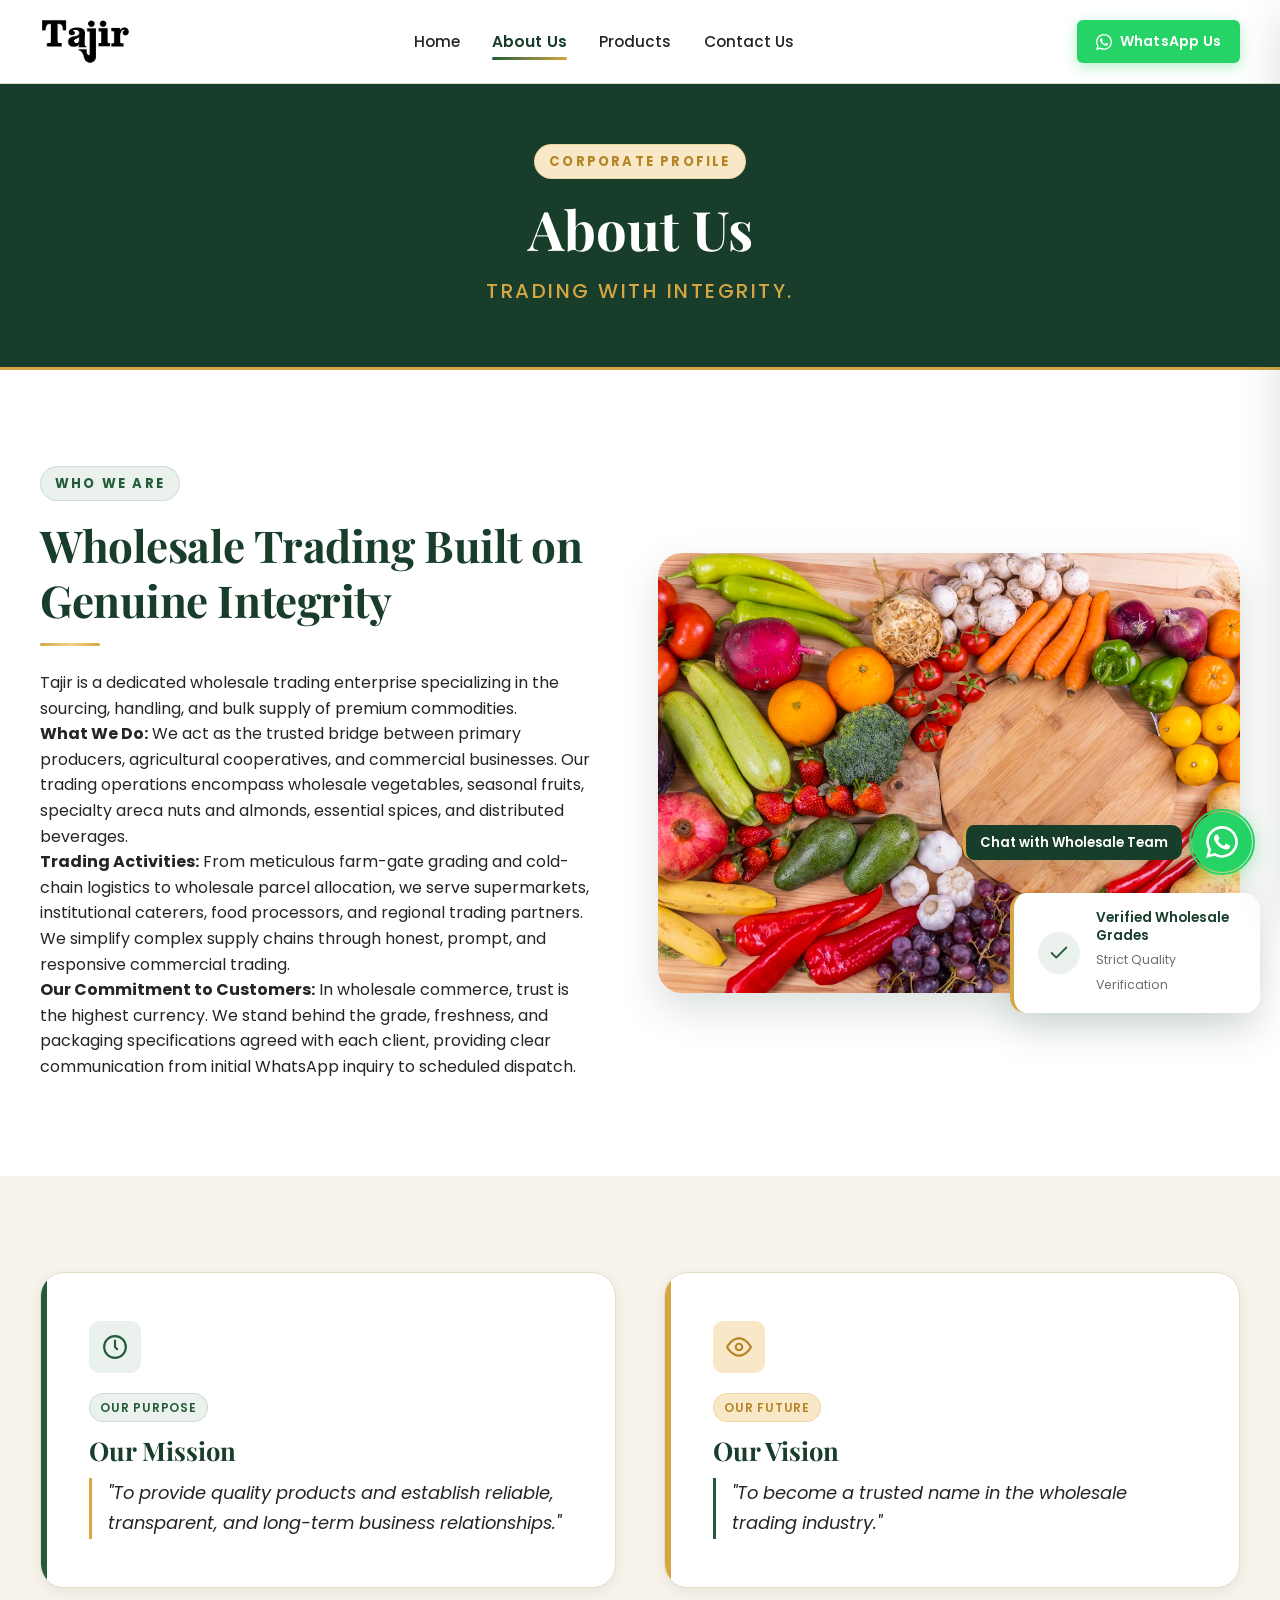
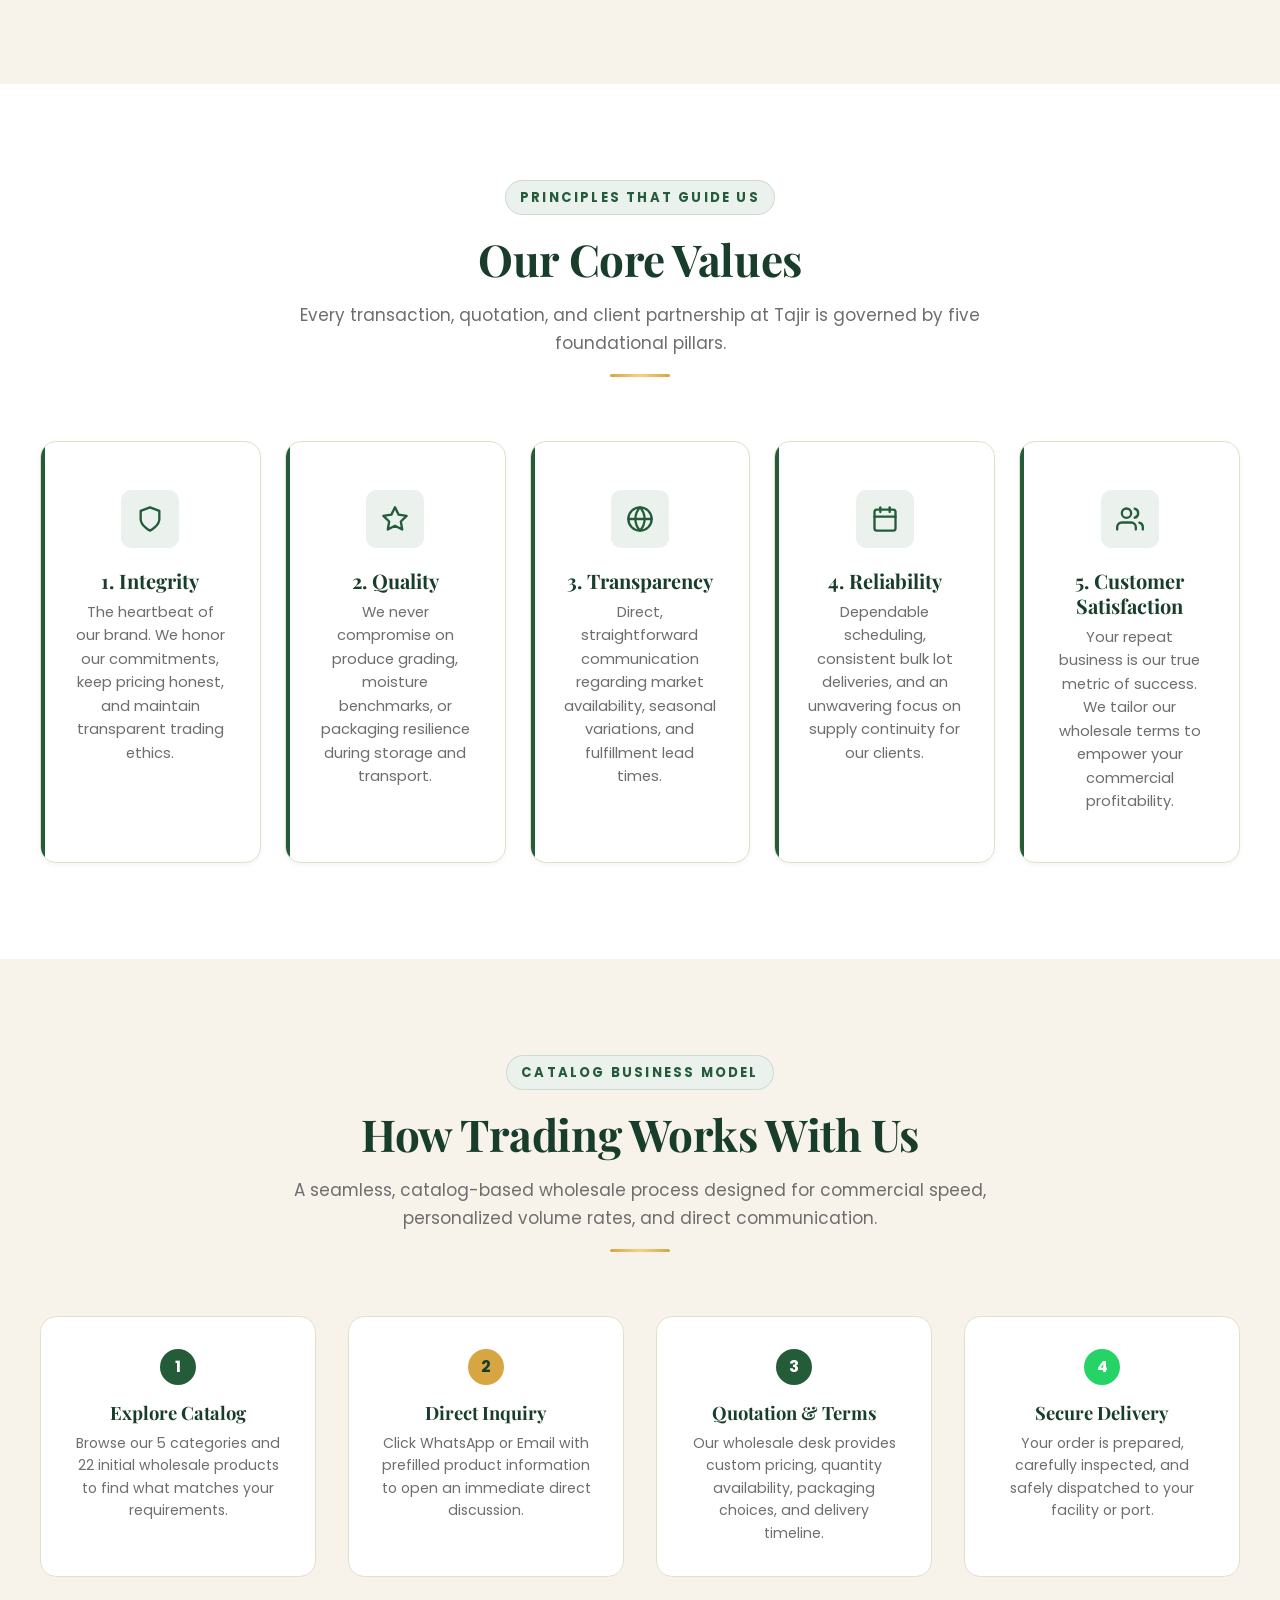
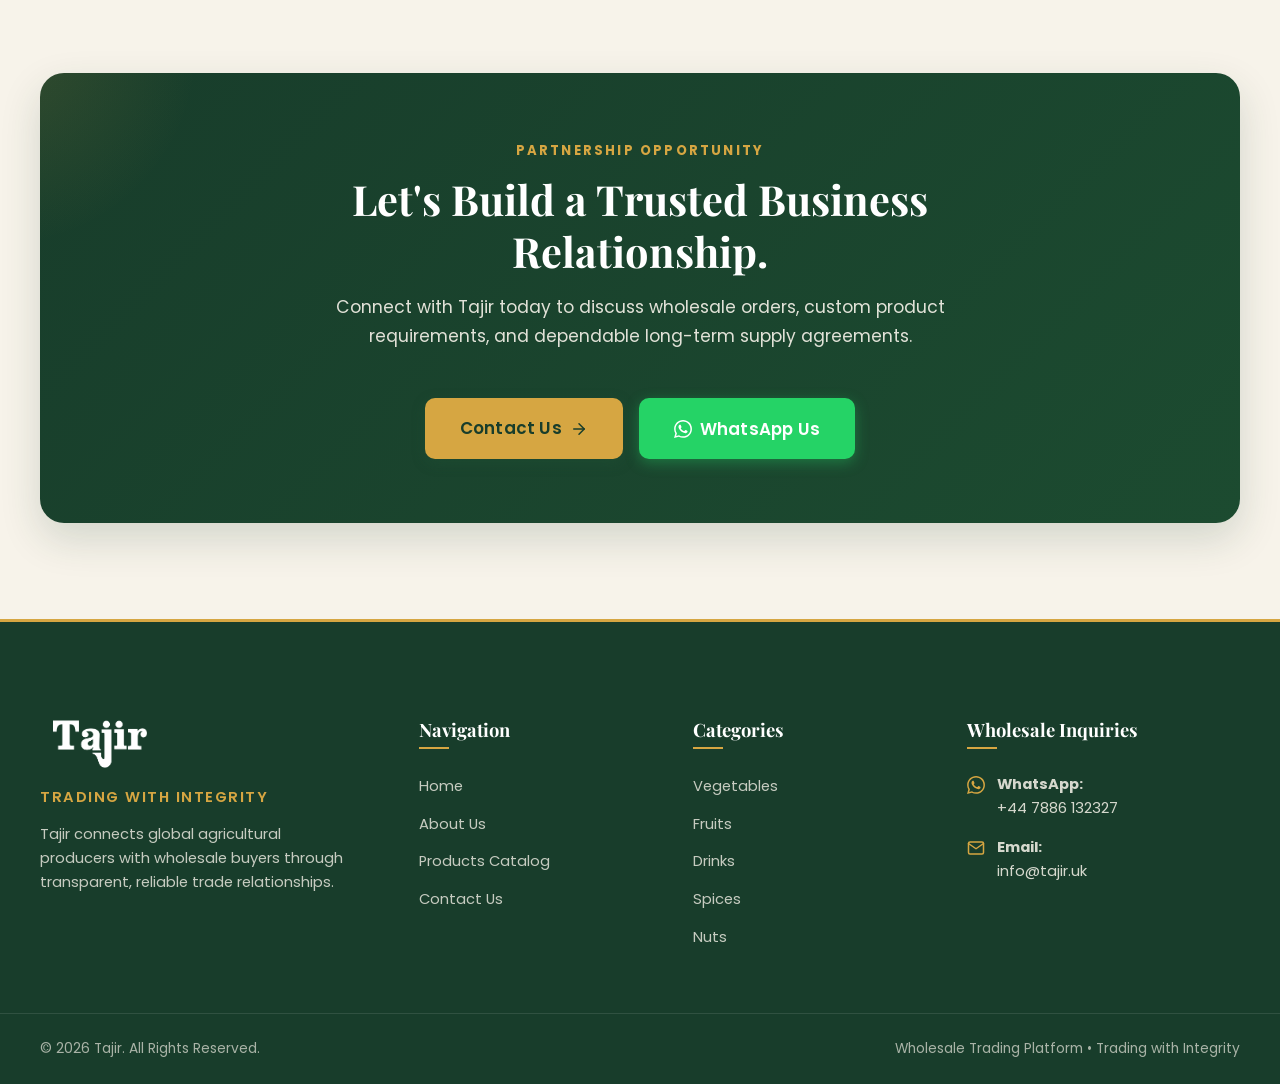
<file: about.html>
<!DOCTYPE html>
<html lang="en">
<head>
    <meta charset="UTF-8">
    <meta name="viewport" content="width=device-width, initial-scale=1.0">
    <title>About Us — Tajir | Trading with Integrity</title>
    <meta name="description" content="Learn about Tajir: our wholesale trading philosophy, mission, vision, and core values. Trading with integrity across agricultural produce, spices, nuts, and drinks.">
    <meta name="keywords" content="About Tajir, wholesale trader, commercial trading company, wholesale mission, trading values">
    
    <!-- Open Graph Metadata -->
    <meta property="og:title" content="About Tajir — Trading with Integrity">
    <meta property="og:description" content="Discover our mission to provide quality products and establish reliable, transparent, and long-term wholesale relationships.">
    <meta property="og:type" content="website">
    <meta property="og:image" content="assets/images/about.jpg">
    
    <!-- Favicon -->
    <link rel="icon" type="image/svg+xml" href="assets/icons/favicon.svg">
    <link rel="alternate icon" type="image/png" href="assets/icons/favicon.png">

    <!-- Google Fonts -->
    <link rel="preconnect" href="https://fonts.googleapis.com">
    <link rel="preconnect" href="https://fonts.gstatic.com" crossorigin>
    <link href="https://fonts.googleapis.com/css2?family=Playfair+Display:ital,wght@0,600;0,700;0,800;1,600&family=Poppins:wght@400;500;600;700&display=swap" rel="stylesheet">

    <!-- Stylesheets -->
    <link rel="stylesheet" href="css/style.css">
    <link rel="stylesheet" href="css/responsive.css">
</head>
<body>

    <!-- ====================================================================
         SITE HEADER
         ==================================================================== -->
    <header class="site-header" id="siteHeader">
        <div class="container header-container">
            <a href="index.html" class="brand-link" aria-label="Tajir — Homepage">
                <img src="assets/images/logo.svg" alt="Tajir Logo" class="brand-logo-img" width="120" height="63">
            </a>

            <nav class="main-nav" aria-label="Primary Navigation">
                <ul class="nav-list">
                    <li><a href="index.html" class="nav-link">Home</a></li>
                    <li><a href="about.html" class="nav-link active">About Us</a></li>
                    <li><a href="products.html" class="nav-link">Products</a></li>
                    <li><a href="contact.html" class="nav-link">Contact Us</a></li>
                </ul>
            </nav>

            <div class="header-actions">
                <button type="button" class="btn btn-whatsapp btn-sm header-cta-btn" onclick="contactOnWhatsApp('')">
                    <svg xmlns="http://www.w3.org/2000/svg" width="16" height="16" viewBox="0 0 24 24" fill="currentColor">
                        <path d="M.057 24l1.687-6.163c-1.041-1.804-1.588-3.849-1.587-5.946.003-6.556 5.338-11.891 11.893-11.891 3.181.001 6.167 1.24 8.413 3.488 2.245 2.248 3.481 5.236 3.48 8.414-.003 6.557-5.338 11.892-11.893 11.892-1.99-.001-3.951-.5-5.688-1.448l-6.305 1.654zm6.597-3.807c1.676.995 3.276 1.591 5.392 1.592 5.448 0 9.886-4.434 9.889-9.885.002-5.462-4.415-9.89-9.881-9.892-5.452 0-9.887 4.434-9.889 9.884-.001 2.225.651 3.891 1.746 5.634l-.999 3.648 3.742-.981zm11.387-5.464c-.074-.124-.272-.198-.57-.347-.297-.149-1.758-.868-2.031-.967-.272-.099-.47-.149-.669.149-.198.297-.768.967-.941 1.165-.173.198-.347.223-.644.074-.297-.149-1.255-.462-2.39-1.475-.883-.788-1.48-1.761-1.653-2.059-.173-.297-.018-.458.13-.606.134-.133.297-.347.446-.521.151-.172.2-.296.3-.495.099-.198.05-.372-.025-.521-.075-.148-.669-1.611-.916-2.206-.242-.579-.487-.501-.669-.51l-.57-.01c-.198 0-.52.074-.792.372s-1.04 1.016-1.04 2.479 1.065 2.876 1.213 3.074c.149.198 2.095 3.2 5.076 4.487.709.306 1.263.489 1.694.626.712.226 1.36.194 1.872.118.571-.085 1.758-.719 2.006-1.413.248-.695.248-1.29.173-1.414z"/>
                    </svg>
                    <span class="btn-text">WhatsApp Us</span>
                </button>
                <button type="button" class="menu-toggle" id="menuToggle" aria-label="Toggle navigation menu" aria-expanded="false">
                    <span class="hamburger-box">
                        <span class="hamburger-line"></span>
                        <span class="hamburger-line"></span>
                        <span class="hamburger-line"></span>
                    </span>
                </button>
            </div>
        </div>
    </header>

    <!-- Mobile Navigation Drawer -->
    <div class="mobile-nav-backdrop" id="mobileNavBackdrop"></div>
    <div class="mobile-nav-drawer" id="mobileNavDrawer" aria-hidden="true">
        <div>
            <div class="mobile-nav-header">
                <img src="assets/images/logo.svg" alt="Tajir Logo" style="height: 38px; width: auto;">
                <button type="button" class="mobile-nav-close-btn" id="mobileNavClose" aria-label="Close navigation menu">&times;</button>
            </div>
            <ul class="mobile-nav-list">
                <li><a href="index.html" class="mobile-nav-link">Home <span>&rarr;</span></a></li>
                <li><a href="about.html" class="mobile-nav-link active">About Us <span>&rarr;</span></a></li>
                <li><a href="products.html" class="mobile-nav-link">Products <span>&rarr;</span></a></li>
                <li><a href="contact.html" class="mobile-nav-link">Contact Us <span>&rarr;</span></a></li>
            </ul>
        </div>
        <div class="mobile-nav-contact">
            <button type="button" class="btn btn-whatsapp" onclick="contactOnWhatsApp('')" style="width: 100%;">
                WhatsApp Inquiry
            </button>
            <a href="mailto:info@tajir.uk?subject=General%20Wholesale%20Inquiry%20%E2%80%93%20Tajir" class="btn btn-secondary" onclick="contactByEmail(''); return true;" target="_blank" rel="noopener noreferrer" style="width: 100%; display: flex; align-items: center; justify-content: center;">
                Email Inquiries
            </a>
        </div>
    </div>

    <main>
        <!-- ====================================================================
             SECTION 1: PAGE HEADER
             ==================================================================== -->
        <section class="section-dark" style="padding: 60px 0; border-bottom: 3px solid var(--color-golden);">
            <div class="container" style="text-align: center;">
                <span class="section-tag gold">Corporate Profile</span>
                <h1 style="font-size: clamp(2.4rem, 4.5vw, 3.4rem); margin-bottom: 12px; color: var(--color-white);">About Us</h1>
                <p style="font-size: 1.25rem; font-weight: 500; color: var(--color-golden); letter-spacing: 2.5px; text-transform: uppercase;">
                    Trading with Integrity.
                </p>
            </div>
        </section>

        <!-- ====================================================================
             SECTION 2: COMPANY INTRODUCTION
             ==================================================================== -->
        <section class="section section-alt">
            <div class="container">
                <div class="welcome-grid">
                    <div>
                        <span class="section-tag">Who We Are</span>
                        <h2 class="section-title">Wholesale Trading Built on Genuine Integrity</h2>
                        <div class="gold-divider" style="margin: 0 0 24px 0;"></div>
                        
                        <p class="welcome-lead">
                            Tajir is a dedicated wholesale trading enterprise specializing in the sourcing, handling, and bulk supply of premium commodities.
                        </p>
                        
                        <p>
                            <strong>What We Do:</strong> We act as the trusted bridge between primary producers, agricultural cooperatives, and commercial businesses. Our trading operations encompass wholesale vegetables, seasonal fruits, specialty areca nuts and almonds, essential spices, and distributed beverages.
                        </p>
                        
                        <p>
                            <strong>Trading Activities:</strong> From meticulous farm-gate grading and cold-chain logistics to wholesale parcel allocation, we serve supermarkets, institutional caterers, food processors, and regional trading partners. We simplify complex supply chains through honest, prompt, and responsive commercial trading.
                        </p>
                        
                        <p>
                            <strong>Our Commitment to Customers:</strong> In wholesale commerce, trust is the highest currency. We stand behind the grade, freshness, and packaging specifications agreed with each client, providing clear communication from initial WhatsApp inquiry to scheduled dispatch.
                        </p>
                    </div>

                    <div class="welcome-image-wrapper">
                        <img src="assets/images/about.jpg" alt="Agricultural Wholesale Operations — Tajir" class="welcome-main-img" width="560" height="440" loading="lazy">
                        <div class="welcome-floating-badge">
                            <div class="badge-icon">
                                <svg xmlns="http://www.w3.org/2000/svg" width="22" height="22" viewBox="0 0 24 24" fill="none" stroke="currentColor" stroke-width="2" stroke-linecap="round" stroke-linejoin="round">
                                    <polyline points="20 6 9 17 4 12"></polyline>
                                </svg>
                            </div>
                            <div>
                                <p>Verified Wholesale Grades</p>
                                <span style="font-size: 0.78rem; color: #6E6E6E;">Strict Quality Verification</span>
                            </div>
                        </div>
                    </div>
                </div>
            </div>
        </section>

        <!-- ====================================================================
             SECTION 3 & 4: MISSION & VISION
             ==================================================================== -->
        <section class="section section-warm">
            <div class="container">
                <div class="about-mv-grid" style="display: grid; grid-template-columns: repeat(auto-fit, minmax(280px, 1fr)); gap: var(--space-2xl);">
                    <!-- Mission Box -->
                    <div style="background-color: var(--color-white); padding: var(--space-2xl); border-radius: var(--radius-xl); border: 1px solid var(--color-border); box-shadow: var(--shadow-md); position: relative; overflow: hidden;">
                        <div style="position: absolute; top: 0; left: 0; width: 6px; height: 100%; background-color: var(--color-forest);"></div>
                        <div style="width: 52px; height: 52px; background-color: var(--color-forest-subtle); color: var(--color-forest); border-radius: var(--radius-md); display: flex; align-items: center; justify-content: center; margin-bottom: 20px;">
                            <svg xmlns="http://www.w3.org/2000/svg" width="26" height="26" viewBox="0 0 24 24" fill="none" stroke="currentColor" stroke-width="2" stroke-linecap="round" stroke-linejoin="round">
                                <circle cx="12" cy="12" r="10"></circle>
                                <polyline points="12 6 12 12 14 14"></polyline>
                            </svg>
                        </div>
                        <span class="badge badge-category" style="margin-bottom: 12px;">Our Purpose</span>
                        <h3 style="font-size: 1.6rem; color: var(--color-forest-dark); margin-bottom: 12px;">Our Mission</h3>
                        <p style="font-size: 1.12rem; color: var(--color-charcoal); line-height: 1.7; font-style: italic; border-left: 3px solid var(--color-golden); padding-left: 16px;">
                            "To provide quality products and establish reliable, transparent, and long-term business relationships."
                        </p>
                    </div>

                    <!-- Vision Box -->
                    <div style="background-color: var(--color-white); padding: var(--space-2xl); border-radius: var(--radius-xl); border: 1px solid var(--color-border); box-shadow: var(--shadow-md); position: relative; overflow: hidden;">
                        <div style="position: absolute; top: 0; left: 0; width: 6px; height: 100%; background-color: var(--color-golden);"></div>
                        <div style="width: 52px; height: 52px; background-color: var(--color-golden-light); color: var(--color-golden-dark); border-radius: var(--radius-md); display: flex; align-items: center; justify-content: center; margin-bottom: 20px;">
                            <svg xmlns="http://www.w3.org/2000/svg" width="26" height="26" viewBox="0 0 24 24" fill="none" stroke="currentColor" stroke-width="2" stroke-linecap="round" stroke-linejoin="round">
                                <path d="M1 12s4-8 11-8 11 8 11 8-4 8-11 8-11-8-11-8z"></path>
                                <circle cx="12" cy="12" r="3"></circle>
                            </svg>
                        </div>
                        <span class="badge badge-gold" style="margin-bottom: 12px;">Our Future</span>
                        <h3 style="font-size: 1.6rem; color: var(--color-forest-dark); margin-bottom: 12px;">Our Vision</h3>
                        <p style="font-size: 1.12rem; color: var(--color-charcoal); line-height: 1.7; font-style: italic; border-left: 3px solid var(--color-forest); padding-left: 16px;">
                            "To become a trusted name in the wholesale trading industry."
                        </p>
                    </div>
                </div>
            </div>
        </section>

        <!-- ====================================================================
             SECTION 5: CORE VALUES
             ==================================================================== -->
        <section class="section section-alt">
            <div class="container">
                <div class="section-header">
                    <span class="section-tag">Principles That Guide Us</span>
                    <h2 class="section-title">Our Core Values</h2>
                    <p class="section-subtitle">
                        Every transaction, quotation, and client partnership at Tajir is governed by five foundational pillars.
                    </p>
                    <div class="gold-divider"></div>
                </div>

                <div class="about-values-grid" style="display: grid; grid-template-columns: repeat(auto-fit, minmax(220px, 1fr)); gap: var(--space-lg);">
                    <!-- Value 1: Integrity -->
                    <div class="advantage-card" style="text-align: center;">
                        <div class="advantage-icon-box" style="margin: 0 auto 20px;">
                            <svg xmlns="http://www.w3.org/2000/svg" width="28" height="28" viewBox="0 0 24 24" fill="none" stroke="currentColor" stroke-width="2" stroke-linecap="round" stroke-linejoin="round">
                                <path d="M12 22s8-4 8-10V5l-8-3-8 3v7c0 6 8 10 8 10z"></path>
                            </svg>
                        </div>
                        <h3 class="advantage-title">1. Integrity</h3>
                        <p class="advantage-desc">
                            The heartbeat of our brand. We honor our commitments, keep pricing honest, and maintain transparent trading ethics.
                        </p>
                    </div>

                    <!-- Value 2: Quality -->
                    <div class="advantage-card" style="text-align: center;">
                        <div class="advantage-icon-box" style="margin: 0 auto 20px;">
                            <svg xmlns="http://www.w3.org/2000/svg" width="28" height="28" viewBox="0 0 24 24" fill="none" stroke="currentColor" stroke-width="2" stroke-linecap="round" stroke-linejoin="round">
                                <polygon points="12 2 15.09 8.26 22 9.27 17 14.14 18.18 21.02 12 17.77 5.82 21.02 7 14.14 2 9.27 8.91 8.26 12 2"></polygon>
                            </svg>
                        </div>
                        <h3 class="advantage-title">2. Quality</h3>
                        <p class="advantage-desc">
                            We never compromise on produce grading, moisture benchmarks, or packaging resilience during storage and transport.
                        </p>
                    </div>

                    <!-- Value 3: Transparency -->
                    <div class="advantage-card" style="text-align: center;">
                        <div class="advantage-icon-box" style="margin: 0 auto 20px;">
                            <svg xmlns="http://www.w3.org/2000/svg" width="28" height="28" viewBox="0 0 24 24" fill="none" stroke="currentColor" stroke-width="2" stroke-linecap="round" stroke-linejoin="round">
                                <circle cx="12" cy="12" r="10"></circle>
                                <line x1="2" y1="12" x2="22" y2="12"></line>
                                <path d="M12 2a15.3 15.3 0 0 1 4 10 15.3 15.3 0 0 1-4 10 15.3 15.3 0 0 1-4-10 15.3 15.3 0 0 1 4-10z"></path>
                            </svg>
                        </div>
                        <h3 class="advantage-title">3. Transparency</h3>
                        <p class="advantage-desc">
                            Direct, straightforward communication regarding market availability, seasonal variations, and fulfillment lead times.
                        </p>
                    </div>

                    <!-- Value 4: Reliability -->
                    <div class="advantage-card" style="text-align: center;">
                        <div class="advantage-icon-box" style="margin: 0 auto 20px;">
                            <svg xmlns="http://www.w3.org/2000/svg" width="28" height="28" viewBox="0 0 24 24" fill="none" stroke="currentColor" stroke-width="2" stroke-linecap="round" stroke-linejoin="round">
                                <rect x="3" y="4" width="18" height="18" rx="2" ry="2"></rect>
                                <line x1="16" y1="2" x2="16" y2="6"></line>
                                <line x1="8" y1="2" x2="8" y2="6"></line>
                                <line x1="3" y1="10" x2="21" y2="10"></line>
                            </svg>
                        </div>
                        <h3 class="advantage-title">4. Reliability</h3>
                        <p class="advantage-desc">
                            Dependable scheduling, consistent bulk lot deliveries, and an unwavering focus on supply continuity for our clients.
                        </p>
                    </div>

                    <!-- Value 5: Customer Satisfaction -->
                    <div class="advantage-card" style="text-align: center;">
                        <div class="advantage-icon-box" style="margin: 0 auto 20px;">
                            <svg xmlns="http://www.w3.org/2000/svg" width="28" height="28" viewBox="0 0 24 24" fill="none" stroke="currentColor" stroke-width="2" stroke-linecap="round" stroke-linejoin="round">
                                <path d="M17 21v-2a4 4 0 0 0-4-4H5a4 4 0 0 0-4 4v2"></path>
                                <circle cx="9" cy="7" r="4"></circle>
                                <path d="M23 21v-2a4 4 0 0 0-3-3.87"></path>
                                <path d="M16 3.13a4 4 0 0 1 0 7.75"></path>
                            </svg>
                        </div>
                        <h3 class="advantage-title">5. Customer Satisfaction</h3>
                        <p class="advantage-desc">
                            Your repeat business is our true metric of success. We tailor our wholesale terms to empower your commercial profitability.
                        </p>
                    </div>
                </div>
            </div>
        </section>

        <!-- ====================================================================
             HOW WHOLESALE TRADING WORKS (Process Section)
             ==================================================================== -->
        <section class="section section-warm">
            <div class="container">
                <div class="section-header">
                    <span class="section-tag">Catalog Business Model</span>
                    <h2 class="section-title">How Trading Works With Us</h2>
                    <p class="section-subtitle">
                        A seamless, catalog-based wholesale process designed for commercial speed, personalized volume rates, and direct communication.
                    </p>
                    <div class="gold-divider"></div>
                </div>

                <div style="display: grid; grid-template-columns: repeat(auto-fit, minmax(240px, 1fr)); gap: var(--space-xl); position: relative;">
                    <!-- Step 1 -->
                    <div style="background-color: var(--color-white); padding: var(--space-xl); border-radius: var(--radius-lg); border: 1px solid var(--color-border); text-align: center;">
                        <span style="display: inline-block; width: 36px; height: 36px; border-radius: 50%; background-color: var(--color-forest); color: var(--color-white); font-weight: 700; line-height: 36px; margin-bottom: 16px;">1</span>
                        <h4 style="font-size: 1.15rem; margin-bottom: 8px;">Explore Catalog</h4>
                        <p style="font-size: 0.88rem; color: var(--color-muted);">Browse our 5 categories and 22 initial wholesale products to find what matches your requirements.</p>
                    </div>

                    <!-- Step 2 -->
                    <div style="background-color: var(--color-white); padding: var(--space-xl); border-radius: var(--radius-lg); border: 1px solid var(--color-border); text-align: center;">
                        <span style="display: inline-block; width: 36px; height: 36px; border-radius: 50%; background-color: var(--color-golden); color: var(--color-forest-dark); font-weight: 700; line-height: 36px; margin-bottom: 16px;">2</span>
                        <h4 style="font-size: 1.15rem; margin-bottom: 8px;">Direct Inquiry</h4>
                        <p style="font-size: 0.88rem; color: var(--color-muted);">Click WhatsApp or Email with prefilled product information to open an immediate direct discussion.</p>
                    </div>

                    <!-- Step 3 -->
                    <div style="background-color: var(--color-white); padding: var(--space-xl); border-radius: var(--radius-lg); border: 1px solid var(--color-border); text-align: center;">
                        <span style="display: inline-block; width: 36px; height: 36px; border-radius: 50%; background-color: var(--color-forest); color: var(--color-white); font-weight: 700; line-height: 36px; margin-bottom: 16px;">3</span>
                        <h4 style="font-size: 1.15rem; margin-bottom: 8px;">Quotation & Terms</h4>
                        <p style="font-size: 0.88rem; color: var(--color-muted);">Our wholesale desk provides custom pricing, quantity availability, packaging choices, and delivery timeline.</p>
                    </div>

                    <!-- Step 4 -->
                    <div style="background-color: var(--color-white); padding: var(--space-xl); border-radius: var(--radius-lg); border: 1px solid var(--color-border); text-align: center;">
                        <span style="display: inline-block; width: 36px; height: 36px; border-radius: 50%; background-color: var(--color-whatsapp); color: var(--color-white); font-weight: 700; line-height: 36px; margin-bottom: 16px;">4</span>
                        <h4 style="font-size: 1.15rem; margin-bottom: 8px;">Secure Delivery</h4>
                        <p style="font-size: 0.88rem; color: var(--color-muted);">Your order is prepared, carefully inspected, and safely dispatched to your facility or port.</p>
                    </div>
                </div>
            </div>
        </section>

        <!-- ====================================================================
             SECTION 6: CONTACT CTA
             ==================================================================== -->
        <section class="section" style="padding-top: 0;">
            <div class="container">
                <div class="cta-banner">
                    <div class="cta-content">
                        <span class="cta-tag">Partnership Opportunity</span>
                        <h2 class="cta-title">Let's Build a Trusted Business Relationship.</h2>
                        <p class="cta-desc">
                            Connect with Tajir today to discuss wholesale orders, custom product requirements, and dependable long-term supply agreements.
                        </p>
                        <div class="cta-actions">
                            <a href="contact.html" class="btn btn-primary btn-lg" style="background-color: var(--color-golden); color: var(--color-forest-dark);">
                                Contact Us
                                <svg xmlns="http://www.w3.org/2000/svg" width="18" height="18" viewBox="0 0 24 24" fill="none" stroke="currentColor" stroke-width="2" stroke-linecap="round" stroke-linejoin="round">
                                    <line x1="5" y1="12" x2="19" y2="12"></line>
                                    <polyline points="12 5 19 12 12 19"></polyline>
                                </svg>
                            </a>
                            <button type="button" class="btn btn-whatsapp btn-lg" onclick="contactOnWhatsApp('')">
                                <svg xmlns="http://www.w3.org/2000/svg" width="18" height="18" viewBox="0 0 24 24" fill="currentColor">
                                    <path d="M.057 24l1.687-6.163c-1.041-1.804-1.588-3.849-1.587-5.946.003-6.556 5.338-11.891 11.893-11.891 3.181.001 6.167 1.24 8.413 3.488 2.245 2.248 3.481 5.236 3.48 8.414-.003 6.557-5.338 11.892-11.893 11.892-1.99-.001-3.951-.5-5.688-1.448l-6.305 1.654zm6.597-3.807c1.676.995 3.276 1.591 5.392 1.592 5.448 0 9.886-4.434 9.889-9.885.002-5.462-4.415-9.89-9.881-9.892-5.452 0-9.887 4.434-9.889 9.884-.001 2.225.651 3.891 1.746 5.634l-.999 3.648 3.742-.981zm11.387-5.464c-.074-.124-.272-.198-.57-.347-.297-.149-1.758-.868-2.031-.967-.272-.099-.47-.149-.669.149-.198.297-.768.967-.941 1.165-.173.198-.347.223-.644.074-.297-.149-1.255-.462-2.39-1.475-.883-.788-1.48-1.761-1.653-2.059-.173-.297-.018-.458.13-.606.134-.133.297-.347.446-.521.151-.172.2-.296.3-.495.099-.198.05-.372-.025-.521-.075-.148-.669-1.611-.916-2.206-.242-.579-.487-.501-.669-.51l-.57-.01c-.198 0-.52.074-.792.372s-1.04 1.016-1.04 2.479 1.065 2.876 1.213 3.074c.149.198 2.095 3.2 5.076 4.487.709.306 1.263.489 1.694.626.712.226 1.36.194 1.872.118.571-.085 1.758-.719 2.006-1.413.248-.695.248-1.29.173-1.414z"/>
                                </svg>
                                WhatsApp Us
                            </button>
                        </div>
                    </div>
                </div>
            </div>
        </section>
    </main>

    <!-- ====================================================================
         FOOTER
         ==================================================================== -->
    <footer class="site-footer">
        <div class="container footer-grid">
            <div class="footer-brand">
                <a href="index.html">
                    <img src="assets/images/logo.svg" alt="Tajir" class="footer-logo-img" width="120" height="63">
                </a>
                <p class="footer-tagline">Trading with Integrity</p>
                <p class="footer-intro">
                    Tajir connects global agricultural producers with wholesale buyers through transparent, reliable trade relationships.
                </p>
            </div>

            <div>
                <h3 class="footer-col-title">Navigation</h3>
                <ul class="footer-links-list">
                    <li><a href="index.html" class="footer-link">Home</a></li>
                    <li><a href="about.html" class="footer-link">About Us</a></li>
                    <li><a href="products.html" class="footer-link">Products Catalog</a></li>
                    <li><a href="contact.html" class="footer-link">Contact Us</a></li>
                </ul>
            </div>

            <div>
                <h3 class="footer-col-title">Categories</h3>
                <ul class="footer-links-list">
                    <li><a href="products.html?category=Vegetables" class="footer-link">Vegetables</a></li>
                    <li><a href="products.html?category=Fruits" class="footer-link">Fruits</a></li>
                    <li><a href="products.html?category=Drinks" class="footer-link">Drinks</a></li>
                    <li><a href="products.html?category=Spices" class="footer-link">Spices</a></li>
                    <li><a href="products.html?category=Nuts" class="footer-link">Nuts</a></li>
                </ul>
            </div>

            <div>
                <h3 class="footer-col-title">Wholesale Inquiries</h3>
                <div class="footer-contact-list">
                    <div class="footer-contact-item">
                        <svg xmlns="http://www.w3.org/2000/svg" width="18" height="18" viewBox="0 0 24 24" fill="currentColor">
                            <path d="M.057 24l1.687-6.163c-1.041-1.804-1.588-3.849-1.587-5.946.003-6.556 5.338-11.891 11.893-11.891 3.181.001 6.167 1.24 8.413 3.488 2.245 2.248 3.481 5.236 3.48 8.414-.003 6.557-5.338 11.892-11.893 11.892-1.99-.001-3.951-.5-5.688-1.448l-6.305 1.654zm6.597-3.807c1.676.995 3.276 1.591 5.392 1.592 5.448 0 9.886-4.434 9.889-9.885.002-5.462-4.415-9.89-9.881-9.892-5.452 0-9.887 4.434-9.889 9.884-.001 2.225.651 3.891 1.746 5.634l-.999 3.648 3.742-.981zm11.387-5.464c-.074-.124-.272-.198-.57-.347-.297-.149-1.758-.868-2.031-.967-.272-.099-.47-.149-.669.149-.198.297-.768.967-.941 1.165-.173.198-.347.223-.644.074-.297-.149-1.255-.462-2.39-1.475-.883-.788-1.48-1.761-1.653-2.059-.173-.297-.018-.458.13-.606.134-.133.297-.347.446-.521.151-.172.2-.296.3-.495.099-.198.05-.372-.025-.521-.075-.148-.669-1.611-.916-2.206-.242-.579-.487-.501-.669-.51l-.57-.01c-.198 0-.52.074-.792.372s-1.04 1.016-1.04 2.479 1.065 2.876 1.213 3.074c.149.198 2.095 3.2 5.076 4.487.709.306 1.263.489 1.694.626.712.226 1.36.194 1.872.118.571-.085 1.758-.719 2.006-1.413.248-.695.248-1.29.173-1.414z"/>
                        </svg>
                        <div>
                            <strong>WhatsApp:</strong><br>
                            <a href="javascript:void(0)" onclick="contactOnWhatsApp('')" data-tajir="phoneDisplay">+44 7886 132327</a>
                        </div>
                    </div>
                    <div class="footer-contact-item">
                        <svg xmlns="http://www.w3.org/2000/svg" width="18" height="18" viewBox="0 0 24 24" fill="none" stroke="currentColor" stroke-width="2" stroke-linecap="round" stroke-linejoin="round">
                            <path d="M4 4h16c1.1 0 2 .9 2 2v12c0 1.1-.9 2-2 2H4c-1.1 0-2-.9-2-2V6c0-1.1.9-2 2-2z"></path>
                            <polyline points="22,6 12,13 2,6"></polyline>
                        </svg>
                        <div>
                            <strong>Email:</strong><br>
                            <a href="mailto:info@tajir.uk" data-tajir="email">info@tajir.uk</a>
                        </div>
                    </div>
                </div>
            </div>
        </div>

        <div class="footer-bottom">
            <div class="container footer-bottom-flex">
                <p>&copy; 2026 Tajir. All Rights Reserved.</p>
                <p>Wholesale Trading Platform &bull; Trading with Integrity</p>
            </div>
        </div>
    </footer>

    <!-- Floating WhatsApp -->
    <div class="floating-whatsapp">
        <span class="floating-whatsapp-tooltip">Chat with Wholesale Team</span>
        <a href="javascript:void(0)" class="floating-whatsapp-btn" id="floatingWhatsAppBtn" aria-label="Contact Tajir on WhatsApp">
            <span class="floating-whatsapp-pulse"></span>
            <svg xmlns="http://www.w3.org/2000/svg" width="32" height="32" viewBox="0 0 24 24" fill="currentColor">
                <path d="M.057 24l1.687-6.163c-1.041-1.804-1.588-3.849-1.587-5.946.003-6.556 5.338-11.891 11.893-11.891 3.181.001 6.167 1.24 8.413 3.488 2.245 2.248 3.481 5.236 3.48 8.414-.003 6.557-5.338 11.892-11.893 11.892-1.99-.001-3.951-.5-5.688-1.448l-6.305 1.654zm6.597-3.807c1.676.995 3.276 1.591 5.392 1.592 5.448 0 9.886-4.434 9.889-9.885.002-5.462-4.415-9.89-9.881-9.892-5.452 0-9.887 4.434-9.889 9.884-.001 2.225.651 3.891 1.746 5.634l-.999 3.648 3.742-.981zm11.387-5.464c-.074-.124-.272-.198-.57-.347-.297-.149-1.758-.868-2.031-.967-.272-.099-.47-.149-.669.149-.198.297-.768.967-.941 1.165-.173.198-.347.223-.644.074-.297-.149-1.255-.462-2.39-1.475-.883-.788-1.48-1.761-1.653-2.059-.173-.297-.018-.458.13-.606.134-.133.297-.347.446-.521.151-.172.2-.296.3-.495.099-.198.05-.372-.025-.521-.075-.148-.669-1.611-.916-2.206-.242-.579-.487-.501-.669-.51l-.57-.01c-.198 0-.52.074-.792.372s-1.04 1.016-1.04 2.479 1.065 2.876 1.213 3.074c.149.198 2.095 3.2 5.076 4.487.709.306 1.263.489 1.694.626.712.226 1.36.194 1.872.118.571-.085 1.758-.719 2.006-1.413.248-.695.248-1.29.173-1.414z"/>
            </svg>
        </a>
    </div>

    <!-- Scroll to Top -->
    <button type="button" class="scroll-top-btn" id="scrollTopBtn" aria-label="Scroll back to top">
        <svg xmlns="http://www.w3.org/2000/svg" width="20" height="20" viewBox="0 0 24 24" fill="none" stroke="currentColor" stroke-width="2.5" stroke-linecap="round" stroke-linejoin="round">
            <polyline points="18 15 12 9 6 15"></polyline>
        </svg>
    </button>

    <!-- Scripts -->
    <script src="js/products-data.js"></script>
    <script src="js/main.js"></script>
</body>
</html>
</file>
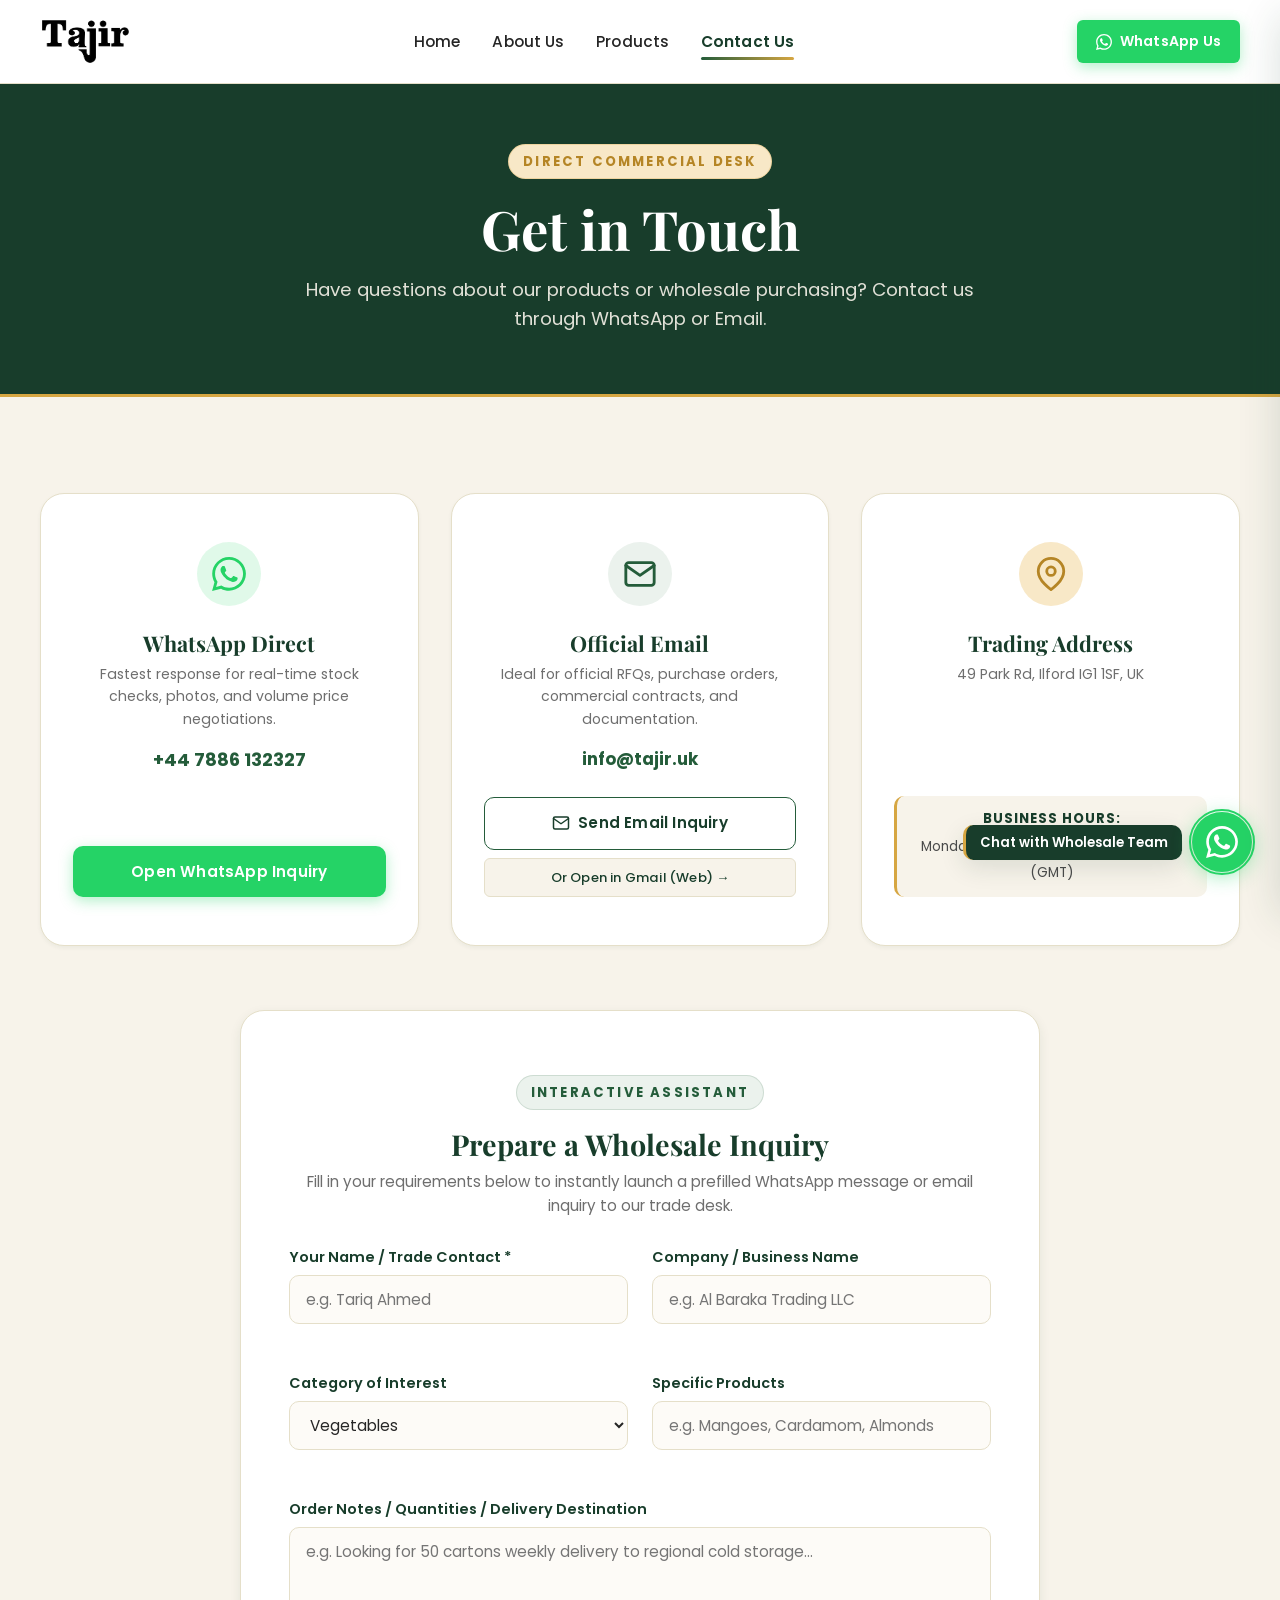
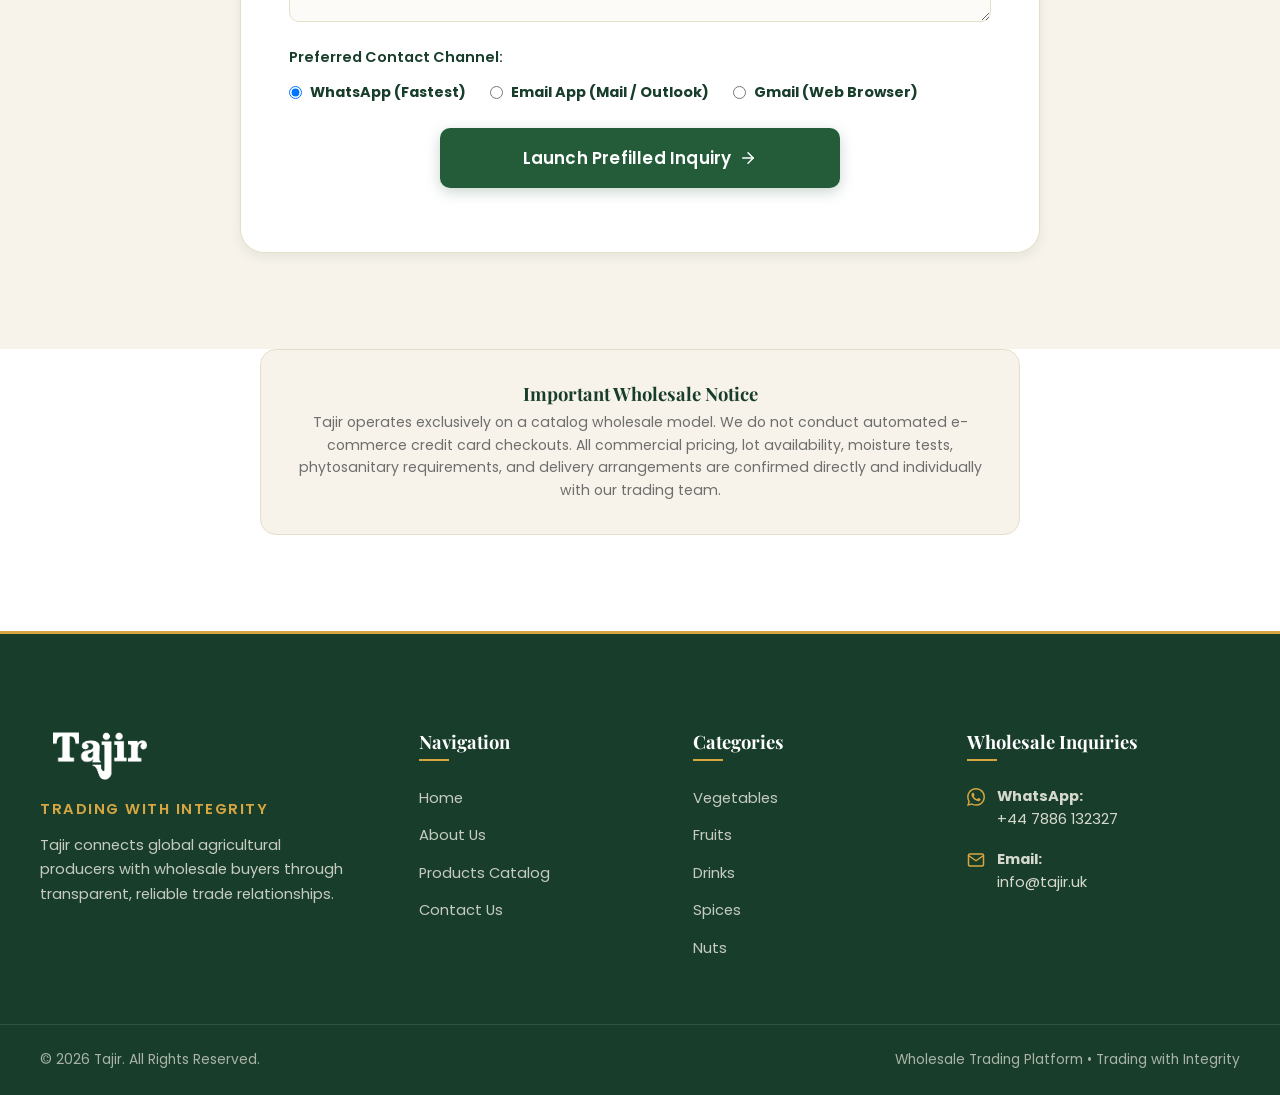
<file: contact.html>
<!DOCTYPE html>
<html lang="en">
<head>
    <meta charset="UTF-8">
    <meta name="viewport" content="width=device-width, initial-scale=1.0">
    <title>Contact Us — Tajir | Wholesale Desk WhatsApp & Email Inquiries</title>
    <meta name="description" content="Get in touch with Tajir for wholesale prices, bulk orders, and product availability. Contact directly through WhatsApp or Email.">
    <meta name="keywords" content="Contact Tajir, wholesale inquiry, WhatsApp wholesale trading, bulk produce contact">
    
    <!-- Open Graph Metadata -->
    <meta property="og:title" content="Contact Us — Tajir Wholesale Desk">
    <meta property="og:description" content="Reach our wholesale team directly via WhatsApp or Email. Discuss volume pricing, packaging, and delivery details.">
    <meta property="og:type" content="website">
    <meta property="og:image" content="assets/images/hero-banner.jpg">
    
    <!-- Favicon -->
    <link rel="icon" type="image/svg+xml" href="assets/icons/favicon.svg">
    <link rel="alternate icon" type="image/png" href="assets/icons/favicon.png">

    <!-- Google Fonts -->
    <link rel="preconnect" href="https://fonts.googleapis.com">
    <link rel="preconnect" href="https://fonts.gstatic.com" crossorigin>
    <link href="https://fonts.googleapis.com/css2?family=Playfair+Display:ital,wght@0,600;0,700;0,800;1,600&family=Poppins:wght@400;500;600;700&display=swap" rel="stylesheet">

    <!-- Stylesheets -->
    <link rel="stylesheet" href="css/style.css">
    <link rel="stylesheet" href="css/responsive.css">
    <style>
        .contact-cards-grid {
            display: grid;
            grid-template-columns: repeat(auto-fit, minmax(280px, 1fr));
            gap: var(--space-xl);
            margin-bottom: var(--space-3xl);
        }

        .contact-channel-card {
            background-color: var(--color-white);
            border-radius: var(--radius-xl);
            padding: var(--space-2xl) var(--space-xl);
            border: 1px solid var(--color-border);
            box-shadow: var(--shadow-sm);
            display: flex;
            flex-direction: column;
            text-align: center;
            transition: transform var(--transition-base), box-shadow var(--transition-base);
        }

        .contact-channel-card:hover {
            transform: translateY(-5px);
            box-shadow: var(--shadow-lg);
        }

        .channel-icon {
            width: 64px;
            height: 64px;
            border-radius: 50%;
            margin: 0 auto var(--space-lg);
            display: flex;
            align-items: center;
            justify-content: center;
        }

        .channel-icon.whatsapp-bg {
            background-color: rgba(37, 211, 102, 0.14);
            color: var(--color-whatsapp);
        }

        .channel-icon.email-bg {
            background-color: var(--color-forest-subtle);
            color: var(--color-forest);
        }

        .channel-icon.location-bg {
            background-color: var(--color-golden-light);
            color: var(--color-golden-dark);
        }

        .contact-form-card {
            background-color: var(--color-white);
            border-radius: var(--radius-xl);
            border: 1px solid var(--color-border);
            padding: var(--space-3xl) var(--space-2xl);
            box-shadow: var(--shadow-md);
            max-width: 800px;
            margin: 0 auto;
        }

        .form-row-2 {
            display: grid;
            grid-template-columns: 1fr 1fr;
            gap: var(--space-lg);
            margin-bottom: var(--space-lg);
        }

        .form-group {
            display: flex;
            flex-direction: column;
            gap: 6px;
            margin-bottom: var(--space-lg);
            text-align: left;
        }

        .form-group label {
            font-size: 0.9rem;
            font-weight: 600;
            color: var(--color-forest-dark);
        }

        .form-control {
            width: 100%;
            padding: 12px 16px;
            border-radius: var(--radius-md);
            border: 1.5px solid var(--color-border);
            background-color: var(--color-warm-beige-light);
            font-size: 0.95rem;
            outline: none;
            transition: border-color var(--transition-fast);
        }

        .form-control:focus {
            border-color: var(--color-forest);
            background-color: var(--color-white);
        }

        .channel-radios {
            display: flex;
            flex-wrap: wrap;
            gap: var(--space-lg);
            margin-top: 6px;
        }

        .radio-option {
            display: flex;
            align-items: center;
            gap: 8px;
            font-size: 0.95rem;
            cursor: pointer;
            font-weight: 500;
        }

        @media (max-width: 768px) {
            .form-row-2 {
                grid-template-columns: 1fr;
                gap: var(--space-sm);
            }
            .contact-form-card {
                padding: var(--space-2xl) var(--space-lg);
            }
            .channel-radios {
                flex-direction: column;
                gap: 10px;
            }
            .radio-option {
                padding: 10px 14px;
                background-color: var(--color-warm-beige-light);
                border: 1px solid var(--color-border);
                border-radius: var(--radius-md);
            }
        }
    </style>
</head>
<body>

    <!-- ====================================================================
         SITE HEADER
         ==================================================================== -->
    <header class="site-header" id="siteHeader">
        <div class="container header-container">
            <a href="index.html" class="brand-link" aria-label="Tajir — Homepage">
                <img src="assets/images/logo.svg" alt="Tajir Logo" class="brand-logo-img" width="120" height="63">
            </a>

            <nav class="main-nav" aria-label="Primary Navigation">
                <ul class="nav-list">
                    <li><a href="index.html" class="nav-link">Home</a></li>
                    <li><a href="about.html" class="nav-link">About Us</a></li>
                    <li><a href="products.html" class="nav-link">Products</a></li>
                    <li><a href="contact.html" class="nav-link active">Contact Us</a></li>
                </ul>
            </nav>

            <div class="header-actions">
                <button type="button" class="btn btn-whatsapp btn-sm header-cta-btn" onclick="contactOnWhatsApp('')">
                    <svg xmlns="http://www.w3.org/2000/svg" width="16" height="16" viewBox="0 0 24 24" fill="currentColor">
                        <path d="M.057 24l1.687-6.163c-1.041-1.804-1.588-3.849-1.587-5.946.003-6.556 5.338-11.891 11.893-11.891 3.181.001 6.167 1.24 8.413 3.488 2.245 2.248 3.481 5.236 3.48 8.414-.003 6.557-5.338 11.892-11.893 11.892-1.99-.001-3.951-.5-5.688-1.448l-6.305 1.654zm6.597-3.807c1.676.995 3.276 1.591 5.392 1.592 5.448 0 9.886-4.434 9.889-9.885.002-5.462-4.415-9.89-9.881-9.892-5.452 0-9.887 4.434-9.889 9.884-.001 2.225.651 3.891 1.746 5.634l-.999 3.648 3.742-.981zm11.387-5.464c-.074-.124-.272-.198-.57-.347-.297-.149-1.758-.868-2.031-.967-.272-.099-.47-.149-.669.149-.198.297-.768.967-.941 1.165-.173.198-.347.223-.644.074-.297-.149-1.255-.462-2.39-1.475-.883-.788-1.48-1.761-1.653-2.059-.173-.297-.018-.458.13-.606.134-.133.297-.347.446-.521.151-.172.2-.296.3-.495.099-.198.05-.372-.025-.521-.075-.148-.669-1.611-.916-2.206-.242-.579-.487-.501-.669-.51l-.57-.01c-.198 0-.52.074-.792.372s-1.04 1.016-1.04 2.479 1.065 2.876 1.213 3.074c.149.198 2.095 3.2 5.076 4.487.709.306 1.263.489 1.694.626.712.226 1.36.194 1.872.118.571-.085 1.758-.719 2.006-1.413.248-.695.248-1.29.173-1.414z"/>
                    </svg>
                    <span class="btn-text">WhatsApp Us</span>
                </button>
                <button type="button" class="menu-toggle" id="menuToggle" aria-label="Toggle navigation menu" aria-expanded="false">
                    <span class="hamburger-box">
                        <span class="hamburger-line"></span>
                        <span class="hamburger-line"></span>
                        <span class="hamburger-line"></span>
                    </span>
                </button>
            </div>
        </div>
    </header>

    <!-- Mobile Drawer -->
    <div class="mobile-nav-backdrop" id="mobileNavBackdrop"></div>
    <div class="mobile-nav-drawer" id="mobileNavDrawer" aria-hidden="true">
        <div>
            <div class="mobile-nav-header">
                <img src="assets/images/logo.svg" alt="Tajir Logo" style="height: 38px; width: auto;">
                <button type="button" class="mobile-nav-close-btn" id="mobileNavClose" aria-label="Close navigation menu">&times;</button>
            </div>
            <ul class="mobile-nav-list">
                <li><a href="index.html" class="mobile-nav-link">Home <span>&rarr;</span></a></li>
                <li><a href="about.html" class="mobile-nav-link">About Us <span>&rarr;</span></a></li>
                <li><a href="products.html" class="mobile-nav-link">Products <span>&rarr;</span></a></li>
                <li><a href="contact.html" class="mobile-nav-link active">Contact Us <span>&rarr;</span></a></li>
            </ul>
        </div>
        <div class="mobile-nav-contact">
            <button type="button" class="btn btn-whatsapp" onclick="contactOnWhatsApp('')" style="width: 100%;">
                WhatsApp Inquiry
            </button>
            <a href="mailto:info@tajir.uk?subject=General%20Wholesale%20Inquiry%20%E2%80%93%20Tajir" class="btn btn-secondary" onclick="contactByEmail(''); return true;" target="_blank" rel="noopener noreferrer" style="width: 100%; display: flex; align-items: center; justify-content: center;">
                Email Inquiries
            </a>
        </div>
    </div>

    <main>
        <!-- ====================================================================
             SECTION 1: INTRODUCTION
             ==================================================================== -->
        <section class="section-dark" style="padding: 60px 0; border-bottom: 3px solid var(--color-golden);">
            <div class="container" style="text-align: center;">
                <span class="section-tag gold">Direct Commercial Desk</span>
                <h1 style="font-size: clamp(2.4rem, 4.5vw, 3.4rem); margin-bottom: 12px; color: var(--color-white);">Get in Touch</h1>
                <p style="font-size: 1.15rem; color: rgba(247, 243, 234, 0.9); max-width: 680px; margin: 0 auto;">
                    Have questions about our products or wholesale purchasing? Contact us through WhatsApp or Email.
                </p>
            </div>
        </section>

        <!-- ====================================================================
             SECTION 2, 3, 4: CONTACT INFORMATION & CHANNELS
             ==================================================================== -->
        <section class="section section-warm">
            <div class="container">
                <div class="contact-cards-grid">
                    <!-- SECTION 3: WhatsApp Contact Card -->
                    <div class="contact-channel-card">
                        <div class="channel-icon whatsapp-bg">
                            <svg xmlns="http://www.w3.org/2000/svg" width="34" height="34" viewBox="0 0 24 24" fill="currentColor">
                                <path d="M.057 24l1.687-6.163c-1.041-1.804-1.588-3.849-1.587-5.946.003-6.556 5.338-11.891 11.893-11.891 3.181.001 6.167 1.24 8.413 3.488 2.245 2.248 3.481 5.236 3.48 8.414-.003 6.557-5.338 11.892-11.893 11.892-1.99-.001-3.951-.5-5.688-1.448l-6.305 1.654zm6.597-3.807c1.676.995 3.276 1.591 5.392 1.592 5.448 0 9.886-4.434 9.889-9.885.002-5.462-4.415-9.89-9.881-9.892-5.452 0-9.887 4.434-9.889 9.884-.001 2.225.651 3.891 1.746 5.634l-.999 3.648 3.742-.981zm11.387-5.464c-.074-.124-.272-.198-.57-.347-.297-.149-1.758-.868-2.031-.967-.272-.099-.47-.149-.669.149-.198.297-.768.967-.941 1.165-.173.198-.347.223-.644.074-.297-.149-1.255-.462-2.39-1.475-.883-.788-1.48-1.761-1.653-2.059-.173-.297-.018-.458.13-.606.134-.133.297-.347.446-.521.151-.172.2-.296.3-.495.099-.198.05-.372-.025-.521-.075-.148-.669-1.611-.916-2.206-.242-.579-.487-.501-.669-.51l-.57-.01c-.198 0-.52.074-.792.372s-1.04 1.016-1.04 2.479 1.065 2.876 1.213 3.074c.149.198 2.095 3.2 5.076 4.487.709.306 1.263.489 1.694.626.712.226 1.36.194 1.872.118.571-.085 1.758-.719 2.006-1.413.248-.695.248-1.29.173-1.414z"/>
                            </svg>
                        </div>
                        <h3 style="font-size: 1.35rem; color: var(--color-forest-dark); margin-bottom: 6px;">WhatsApp Direct</h3>
                        <p style="font-size: 0.88rem; color: var(--color-muted); margin-bottom: 16px;">
                            Fastest response for real-time stock checks, photos, and volume price negotiations.
                        </p>
                        <p style="font-size: 1.12rem; font-weight: 700; color: var(--color-forest); margin-bottom: 24px;">
                            <span data-tajir="phoneDisplay">+44 7886 132327</span>
                        </p>
                        <div style="margin-top: auto;">
                            <button type="button" class="btn btn-whatsapp" onclick="contactOnWhatsApp('')" style="width: 100%;">
                                Open WhatsApp Inquiry
                            </button>
                        </div>
                    </div>

                    <!-- SECTION 4: Email Contact Card -->
                    <div class="contact-channel-card">
                        <div class="channel-icon email-bg">
                            <svg xmlns="http://www.w3.org/2000/svg" width="34" height="34" viewBox="0 0 24 24" fill="none" stroke="currentColor" stroke-width="2" stroke-linecap="round" stroke-linejoin="round">
                                <path d="M4 4h16c1.1 0 2 .9 2 2v12c0 1.1-.9 2-2 2H4c-1.1 0-2-.9-2-2V6c0-1.1.9-2 2-2z"></path>
                                <polyline points="22,6 12,13 2,6"></polyline>
                            </svg>
                        </div>
                        <h3 style="font-size: 1.35rem; color: var(--color-forest-dark); margin-bottom: 6px;">Official Email</h3>
                        <p style="font-size: 0.88rem; color: var(--color-muted); margin-bottom: 16px;">
                            Ideal for official RFQs, purchase orders, commercial contracts, and documentation.
                        </p>
                        <p style="font-size: 1.05rem; font-weight: 700; color: var(--color-forest); margin-bottom: 24px;">
                            <a href="mailto:info@tajir.uk" data-tajir="email">info@tajir.uk</a>
                        </p>
                        <div style="margin-top: auto; display: flex; flex-direction: column; gap: 8px;">
                            <a href="mailto:info@tajir.uk?subject=General%20Wholesale%20Inquiry%20%E2%80%93%20Tajir&body=Hello%20Tajir%2C%0A%0AI%20am%20interested%20in%20learning%20more%20about%20your%20wholesale%20product%20catalog%2C%20volume%20pricing%2C%20and%20supply%20capabilities.%0A%0APlease%20get%20in%20touch%20with%20your%20latest%20wholesale%20terms.%0A%0AThank%20you." 
                               class="btn btn-secondary" 
                               target="_blank" 
                               rel="noopener noreferrer" 
                               style="width: 100%; display: flex; align-items: center; justify-content: center; gap: 8px;">
                                <svg xmlns="http://www.w3.org/2000/svg" width="18" height="18" viewBox="0 0 24 24" fill="none" stroke="currentColor" stroke-width="2" stroke-linecap="round" stroke-linejoin="round">
                                    <path d="M4 4h16c1.1 0 2 .9 2 2v12c0 1.1-.9 2-2 2H4c-1.1 0-2-.9-2-2V6c0-1.1.9-2 2-2z"></path>
                                    <polyline points="22,6 12,13 2,6"></polyline>
                                </svg>
                                Send Email Inquiry
                            </a>
                            <a href="https://mail.google.com/mail/?view=cm&fs=1&to=info@tajir.uk&su=General%20Wholesale%20Inquiry%20%E2%80%93%20Tajir&body=Hello%20Tajir%2C%0A%0AI%20am%20interested%20in%20learning%20more%20about%20your%20wholesale%20product%20catalog%2C%20volume%20pricing%2C%20and%20supply%20capabilities.%0A%0APlease%20get%20in%20touch%20with%20your%20latest%20wholesale%20terms.%0A%0AThank%20you." 
                               target="_blank" 
                               rel="noopener noreferrer" 
                               class="btn btn-sm" 
                               style="background-color: var(--color-warm-beige); color: var(--color-forest-dark); border: 1px solid var(--color-border); font-size: 0.82rem; font-weight: 500;">
                                Or Open in Gmail (Web) &rarr;
                            </a>
                        </div>
                    </div>

                    <!-- Section 2: Address & Hours Card -->
                    <div class="contact-channel-card">
                        <div class="channel-icon location-bg">
                            <svg xmlns="http://www.w3.org/2000/svg" width="34" height="34" viewBox="0 0 24 24" fill="none" stroke="currentColor" stroke-width="2" stroke-linecap="round" stroke-linejoin="round">
                                <path d="M21 10c0 7-9 13-9 13s-9-6-9-13a9 9 0 0 1 18 0z"></path>
                                <circle cx="12" cy="10" r="3"></circle>
                            </svg>
                        </div>
                        <h3 style="font-size: 1.35rem; color: var(--color-forest-dark); margin-bottom: 6px;">Trading Address</h3>
                        <p style="font-size: 0.88rem; color: var(--color-muted); margin-bottom: 12px;">
                            <span data-tajir="address">49 Park Rd, Ilford IG1 1SF, UK</span>
                        </p>
                        <div style="background-color: var(--color-warm-beige); border-radius: var(--radius-md); padding: 12px; margin-top: auto; border-left: 3px solid var(--color-golden);">
                            <strong style="font-size: 0.82rem; color: var(--color-forest-dark); text-transform: uppercase; letter-spacing: 1px; display: block; margin-bottom: 4px;">Business Hours:</strong>
                            <span style="font-size: 0.85rem; color: var(--color-charcoal-light);" data-tajir="hours">Monday – Saturday: 8:00 AM – 7:00 PM (GMT)</span>
                        </div>
                    </div>
                </div>

                <!-- ====================================================================
                     SECTION 5: CLIENT-SIDE WHOLESALE INQUIRY ASSISTANT
                     (No backend required, prepares prefilled message for WhatsApp / Email)
                     ==================================================================== -->
                <div class="contact-form-card">
                    <div style="text-align: center; margin-bottom: 28px;">
                        <span class="section-tag">Interactive Assistant</span>
                        <h2 style="font-size: 1.8rem; color: var(--color-forest-dark); margin-bottom: 8px;">
                            Prepare a Wholesale Inquiry
                        </h2>
                        <p style="font-size: 0.95rem; color: var(--color-muted);">
                            Fill in your requirements below to instantly launch a prefilled WhatsApp message or email inquiry to our trade desk.
                        </p>
                    </div>

                    <form id="wholesaleInquiryForm">
                        <div class="form-row-2">
                            <div class="form-group">
                                <label for="inquiryName">Your Name / Trade Contact *</label>
                                <input type="text" id="inquiryName" class="form-control" placeholder="e.g. Tariq Ahmed" required>
                            </div>
                            <div class="form-group">
                                <label for="inquiryCompany">Company / Business Name</label>
                                <input type="text" id="inquiryCompany" class="form-control" placeholder="e.g. Al Baraka Trading LLC">
                            </div>
                        </div>

                        <div class="form-row-2">
                            <div class="form-group">
                                <label for="inquiryCategory">Category of Interest</label>
                                <select id="inquiryCategory" class="form-control">
                                    <option value="Vegetables">Vegetables</option>
                                    <option value="Fruits">Fruits</option>
                                    <option value="Drinks">Drinks</option>
                                    <option value="Spices">Spices</option>
                                    <option value="Nuts">Nuts</option>
                                    <option value="Multiple Categories / Mixed Order">Multiple Categories / Mixed Order</option>
                                </select>
                            </div>
                            <div class="form-group">
                                <label for="inquiryProducts">Specific Products</label>
                                <input type="text" id="inquiryProducts" class="form-control" placeholder="e.g. Mangoes, Cardamom, Almonds">
                            </div>
                        </div>

                        <div class="form-group">
                            <label for="inquiryNotes">Order Notes / Quantities / Delivery Destination</label>
                            <textarea id="inquiryNotes" class="form-control" rows="3" placeholder="e.g. Looking for 50 cartons weekly delivery to regional cold storage..."></textarea>
                        </div>

                        <div class="form-group">
                            <label>Preferred Contact Channel:</label>
                            <div class="channel-radios">
                                <label class="radio-option">
                                    <input type="radio" name="inquiryChannel" value="whatsapp" checked>
                                    <strong>WhatsApp (Fastest)</strong>
                                </label>
                                <label class="radio-option">
                                    <input type="radio" name="inquiryChannel" value="email">
                                    <strong>Email App (Mail / Outlook)</strong>
                                </label>
                                <label class="radio-option">
                                    <input type="radio" name="inquiryChannel" value="gmail">
                                    <strong>Gmail (Web Browser)</strong>
                                </label>
                            </div>
                        </div>

                        <div style="margin-top: 24px; text-align: center;">
                            <button type="submit" class="btn btn-primary btn-lg" style="width: 100%; max-width: 400px;">
                                Launch Prefilled Inquiry
                                <svg xmlns="http://www.w3.org/2000/svg" width="18" height="18" viewBox="0 0 24 24" fill="none" stroke="currentColor" stroke-width="2" stroke-linecap="round" stroke-linejoin="round">
                                    <line x1="5" y1="12" x2="19" y2="12"></line>
                                    <polyline points="12 5 19 12 12 19"></polyline>
                                </svg>
                            </button>
                        </div>
                    </form>
                </div>
            </div>
        </section>

        <!-- Business Transparency Notice -->
        <section class="section section-alt" style="padding-top: 0;">
            <div class="container" style="max-width: 800px; text-align: center;">
                <div style="background-color: var(--color-warm-beige); padding: var(--space-xl); border-radius: var(--radius-lg); border: 1px solid var(--color-border);">
                    <h3 style="font-size: 1.15rem; color: var(--color-forest-dark); margin-bottom: 6px;">Important Wholesale Notice</h3>
                    <p style="font-size: 0.88rem; color: var(--color-muted); line-height: 1.6;">
                        Tajir operates exclusively on a catalog wholesale model. We do not conduct automated e-commerce credit card checkouts. All commercial pricing, lot availability, moisture tests, phytosanitary requirements, and delivery arrangements are confirmed directly and individually with our trading team.
                    </p>
                </div>
            </div>
        </section>
    </main>

    <!-- FOOTER -->
    <footer class="site-footer">
        <div class="container footer-grid">
            <div class="footer-brand">
                <a href="index.html">
                    <img src="assets/images/logo.svg" alt="Tajir" class="footer-logo-img" width="120" height="63">
                </a>
                <p class="footer-tagline">Trading with Integrity</p>
                <p class="footer-intro">
                    Tajir connects global agricultural producers with wholesale buyers through transparent, reliable trade relationships.
                </p>
            </div>

            <div>
                <h3 class="footer-col-title">Navigation</h3>
                <ul class="footer-links-list">
                    <li><a href="index.html" class="footer-link">Home</a></li>
                    <li><a href="about.html" class="footer-link">About Us</a></li>
                    <li><a href="products.html" class="footer-link">Products Catalog</a></li>
                    <li><a href="contact.html" class="footer-link">Contact Us</a></li>
                </ul>
            </div>

            <div>
                <h3 class="footer-col-title">Categories</h3>
                <ul class="footer-links-list">
                    <li><a href="products.html?category=Vegetables" class="footer-link">Vegetables</a></li>
                    <li><a href="products.html?category=Fruits" class="footer-link">Fruits</a></li>
                    <li><a href="products.html?category=Drinks" class="footer-link">Drinks</a></li>
                    <li><a href="products.html?category=Spices" class="footer-link">Spices</a></li>
                    <li><a href="products.html?category=Nuts" class="footer-link">Nuts</a></li>
                </ul>
            </div>

            <div>
                <h3 class="footer-col-title">Wholesale Inquiries</h3>
                <div class="footer-contact-list">
                    <div class="footer-contact-item">
                        <svg xmlns="http://www.w3.org/2000/svg" width="18" height="18" viewBox="0 0 24 24" fill="currentColor">
                            <path d="M.057 24l1.687-6.163c-1.041-1.804-1.588-3.849-1.587-5.946.003-6.556 5.338-11.891 11.893-11.891 3.181.001 6.167 1.24 8.413 3.488 2.245 2.248 3.481 5.236 3.48 8.414-.003 6.557-5.338 11.892-11.893 11.892-1.99-.001-3.951-.5-5.688-1.448l-6.305 1.654zm6.597-3.807c1.676.995 3.276 1.591 5.392 1.592 5.448 0 9.886-4.434 9.889-9.885.002-5.462-4.415-9.89-9.881-9.892-5.452 0-9.887 4.434-9.889 9.884-.001 2.225.651 3.891 1.746 5.634l-.999 3.648 3.742-.981zm11.387-5.464c-.074-.124-.272-.198-.57-.347-.297-.149-1.758-.868-2.031-.967-.272-.099-.47-.149-.669.149-.198.297-.768.967-.941 1.165-.173.198-.347.223-.644.074-.297-.149-1.255-.462-2.39-1.475-.883-.788-1.48-1.761-1.653-2.059-.173-.297-.018-.458.13-.606.134-.133.297-.347.446-.521.151-.172.2-.296.3-.495.099-.198.05-.372-.025-.521-.075-.148-.669-1.611-.916-2.206-.242-.579-.487-.501-.669-.51l-.57-.01c-.198 0-.52.074-.792.372s-1.04 1.016-1.04 2.479 1.065 2.876 1.213 3.074c.149.198 2.095 3.2 5.076 4.487.709.306 1.263.489 1.694.626.712.226 1.36.194 1.872.118.571-.085 1.758-.719 2.006-1.413.248-.695.248-1.29.173-1.414z"/>
                        </svg>
                        <div>
                            <strong>WhatsApp:</strong><br>
                            <a href="javascript:void(0)" onclick="contactOnWhatsApp('')" data-tajir="phoneDisplay">+44 7886 132327</a>
                        </div>
                    </div>
                    <div class="footer-contact-item">
                        <svg xmlns="http://www.w3.org/2000/svg" width="18" height="18" viewBox="0 0 24 24" fill="none" stroke="currentColor" stroke-width="2" stroke-linecap="round" stroke-linejoin="round">
                            <path d="M4 4h16c1.1 0 2 .9 2 2v12c0 1.1-.9 2-2 2H4c-1.1 0-2-.9-2-2V6c0-1.1.9-2 2-2z"></path>
                            <polyline points="22,6 12,13 2,6"></polyline>
                        </svg>
                        <div>
                            <strong>Email:</strong><br>
                            <a href="mailto:info@tajir.uk" data-tajir="email">info@tajir.uk</a>
                        </div>
                    </div>
                </div>
            </div>
        </div>

        <div class="footer-bottom">
            <div class="container footer-bottom-flex">
                <p>&copy; 2026 Tajir. All Rights Reserved.</p>
                <p>Wholesale Trading Platform &bull; Trading with Integrity</p>
            </div>
        </div>
    </footer>

    <!-- Floating WhatsApp -->
    <div class="floating-whatsapp">
        <span class="floating-whatsapp-tooltip">Chat with Wholesale Team</span>
        <a href="javascript:void(0)" class="floating-whatsapp-btn" id="floatingWhatsAppBtn" aria-label="Contact Tajir on WhatsApp">
            <span class="floating-whatsapp-pulse"></span>
            <svg xmlns="http://www.w3.org/2000/svg" width="32" height="32" viewBox="0 0 24 24" fill="currentColor">
                <path d="M.057 24l1.687-6.163c-1.041-1.804-1.588-3.849-1.587-5.946.003-6.556 5.338-11.891 11.893-11.891 3.181.001 6.167 1.24 8.413 3.488 2.245 2.248 3.481 5.236 3.48 8.414-.003 6.557-5.338 11.892-11.893 11.892-1.99-.001-3.951-.5-5.688-1.448l-6.305 1.654zm6.597-3.807c1.676.995 3.276 1.591 5.392 1.592 5.448 0 9.886-4.434 9.889-9.885.002-5.462-4.415-9.89-9.881-9.892-5.452 0-9.887 4.434-9.889 9.884-.001 2.225.651 3.891 1.746 5.634l-.999 3.648 3.742-.981zm11.387-5.464c-.074-.124-.272-.198-.57-.347-.297-.149-1.758-.868-2.031-.967-.272-.099-.47-.149-.669.149-.198.297-.768.967-.941 1.165-.173.198-.347.223-.644.074-.297-.149-1.255-.462-2.39-1.475-.883-.788-1.48-1.761-1.653-2.059-.173-.297-.018-.458.13-.606.134-.133.297-.347.446-.521.151-.172.2-.296.3-.495.099-.198.05-.372-.025-.521-.075-.148-.669-1.611-.916-2.206-.242-.579-.487-.501-.669-.51l-.57-.01c-.198 0-.52.074-.792.372s-1.04 1.016-1.04 2.479 1.065 2.876 1.213 3.074c.149.198 2.095 3.2 5.076 4.487.709.306 1.263.489 1.694.626.712.226 1.36.194 1.872.118.571-.085 1.758-.719 2.006-1.413.248-.695.248-1.29.173-1.414z"/>
            </svg>
        </a>
    </div>

    <!-- Scroll to Top -->
    <button type="button" class="scroll-top-btn" id="scrollTopBtn" aria-label="Scroll back to top">
        <svg xmlns="http://www.w3.org/2000/svg" width="20" height="20" viewBox="0 0 24 24" fill="none" stroke="currentColor" stroke-width="2.5" stroke-linecap="round" stroke-linejoin="round">
            <polyline points="18 15 12 9 6 15"></polyline>
        </svg>
    </button>

    <!-- Scripts -->
    <script src="js/products-data.js"></script>
    <script src="js/main.js"></script>
</body>
</html>
</file>
<file: css/style.css>
/* ==========================================================================
   TAJIR — Main Stylesheet
   Brand Tagline: Trading with Integrity
   Version: 2.0
   ========================================================================== */

/* --------------------------------------------------------------------------
   1. CSS Custom Properties / Design Tokens
   -------------------------------------------------------------------------- */
:root {
    /* Brand Color Palette */
    --color-forest: #245C3A;
    --color-forest-dark: #183D2B;
    --color-forest-light: #2E734A;
    --color-forest-subtle: #EBF2ED;
    --color-warm-beige: #F7F3EA;
    --color-warm-beige-light: #FDFBF7;
    --color-warm-beige-dark: #EAE2D2;
    --color-white: #FFFFFF;
    --color-charcoal: #252525;
    --color-charcoal-light: #4A4A4A;
    --color-muted: #6E6E6E;
    --color-border: #E5DFC9;
    --color-golden: #D6A642;
    --color-golden-light: #F8E8C7;
    --color-golden-dark: #B58525;
    --color-whatsapp: #25D366;
    --color-whatsapp-hover: #20BA5A;

    /* Typography */
    --font-heading: 'Playfair Display', Georgia, 'Times New Roman', serif;
    --font-body: 'Poppins', -apple-system, BlinkMacSystemFont, 'Segoe UI', Roboto, Helvetica, Arial, sans-serif;

    /* Spacing */
    --space-2xs: 4px;
    --space-xs: 8px;
    --space-sm: 12px;
    --space-md: 16px;
    --space-lg: 24px;
    --space-xl: 32px;
    --space-2xl: 48px;
    --space-3xl: 64px;
    --space-4xl: 96px;

    /* Borders & Radius */
    --radius-sm: 6px;
    --radius-md: 10px;
    --radius-lg: 16px;
    --radius-xl: 24px;
    --radius-full: 9999px;

    /* Shadows */
    --shadow-sm: 0 2px 4px rgba(24, 61, 43, 0.05);
    --shadow-md: 0 4px 12px rgba(24, 61, 43, 0.08);
    --shadow-lg: 0 8px 24px rgba(24, 61, 43, 0.12);
    --shadow-xl: 0 16px 40px rgba(24, 61, 43, 0.16);

    /* Layout */
    --container-max: 1240px;
    --header-height: 84px;
    --header-height-mobile: 72px;

    /* Transitions */
    --transition-fast: 0.18s ease;
    --transition-base: 0.28s ease;
    --transition-smooth: 0.4s cubic-bezier(0.16, 1, 0.3, 1);
}

/* --------------------------------------------------------------------------
   2. Reset & Base Elements
   -------------------------------------------------------------------------- */
*, *::before, *::after {
    box-sizing: border-box;
    margin: 0;
    padding: 0;
}

html {
    scroll-behavior: smooth;
    font-size: 16px;
    -webkit-font-smoothing: antialiased;
    -moz-osx-font-smoothing: grayscale;
}

body {
    font-family: var(--font-body);
    font-size: 1rem;
    line-height: 1.6;
    color: var(--color-charcoal);
    background-color: var(--color-warm-beige);
    min-height: 100vh;
    display: flex;
    flex-direction: column;
}

main {
    flex: 1 0 auto;
}

img, svg, picture {
    display: block;
    max-width: 100%;
}

a {
    color: inherit;
    text-decoration: none;
    transition: color var(--transition-fast);
}

button {
    font-family: inherit;
    font-size: inherit;
    cursor: pointer;
    border: none;
    background: none;
    transition: all var(--transition-fast);
}

input, select, textarea {
    font-family: inherit;
    font-size: 1rem;
    color: var(--color-charcoal);
}

ul, ol {
    list-style: none;
}

h1, h2, h3, h4, h5, h6 {
    font-family: var(--font-heading);
    color: var(--color-forest-dark);
    line-height: 1.25;
    font-weight: 700;
}

/* --------------------------------------------------------------------------
   3. Global Utility Classes & Layout
   -------------------------------------------------------------------------- */
.container {
    width: 100%;
    max-width: var(--container-max);
    margin-left: auto;
    margin-right: auto;
    padding-left: 20px;
    padding-right: 20px;
}

.section {
    padding-top: var(--space-4xl);
    padding-bottom: var(--space-4xl);
}

.section-alt {
    background-color: var(--color-white);
}

.section-warm {
    background-color: var(--color-warm-beige);
}

.section-dark {
    background-color: var(--color-forest-dark);
    color: var(--color-warm-beige);
}
.section-dark h1, 
.section-dark h2, 
.section-dark h3 {
    color: var(--color-white);
}

/* Section Header Component */
.section-header {
    text-align: center;
    max-width: 720px;
    margin: 0 auto var(--space-3xl);
}

.section-tag {
    display: inline-flex;
    align-items: center;
    gap: 6px;
    font-size: 0.82rem;
    font-weight: 700;
    text-transform: uppercase;
    letter-spacing: 2.2px;
    color: var(--color-forest);
    background-color: var(--color-forest-subtle);
    padding: 6px 14px;
    border-radius: var(--radius-full);
    margin-bottom: var(--space-md);
    border: 1px solid rgba(36, 92, 58, 0.15);
}

.section-tag.gold {
    color: var(--color-golden-dark);
    background-color: var(--color-golden-light);
    border-color: rgba(214, 166, 66, 0.3);
}

.section-title {
    font-size: clamp(2rem, 3.8vw, 2.75rem);
    margin-bottom: var(--space-md);
    position: relative;
    letter-spacing: -0.01em;
}

.section-subtitle {
    font-size: 1.06rem;
    color: var(--color-muted);
    line-height: 1.65;
}

.section-dark .section-subtitle {
    color: rgba(247, 243, 234, 0.8);
}

/* Decorative Divider */
.gold-divider {
    width: 60px;
    height: 3px;
    background: linear-gradient(90deg, var(--color-golden), #F2D288, var(--color-golden));
    margin: var(--space-md) auto 0;
    border-radius: 2px;
}

/* --------------------------------------------------------------------------
   4. Buttons & Badges
   -------------------------------------------------------------------------- */
.btn {
    display: inline-flex;
    align-items: center;
    justify-content: center;
    gap: 8px;
    padding: 13px 26px;
    border-radius: var(--radius-md);
    font-weight: 600;
    font-size: 0.95rem;
    letter-spacing: 0.2px;
    text-align: center;
    transition: all var(--transition-base);
    white-space: nowrap;
    border: 1.5px solid transparent;
}

.btn-primary {
    background-color: var(--color-forest);
    color: var(--color-white);
    box-shadow: 0 4px 14px rgba(36, 92, 58, 0.25);
}
.btn-primary:hover {
    background-color: var(--color-forest-dark);
    transform: translateY(-2px);
    box-shadow: 0 6px 18px rgba(24, 61, 43, 0.3);
    color: var(--color-white);
}

.btn-secondary {
    background-color: transparent;
    color: var(--color-forest-dark);
    border-color: var(--color-forest);
}
.btn-secondary:hover {
    background-color: var(--color-forest);
    color: var(--color-white);
    transform: translateY(-2px);
}

.btn-outline-white {
    background-color: transparent;
    color: var(--color-white);
    border-color: var(--color-white);
}
.btn-outline-white:hover {
    background-color: var(--color-white);
    color: var(--color-forest-dark);
    transform: translateY(-2px);
}

.btn-whatsapp {
    background-color: var(--color-whatsapp);
    color: var(--color-white);
    box-shadow: 0 4px 14px rgba(37, 211, 102, 0.35);
}
.btn-whatsapp:hover {
    background-color: var(--color-whatsapp-hover);
    transform: translateY(-2px);
    box-shadow: 0 6px 20px rgba(37, 211, 102, 0.45);
    color: var(--color-white);
}

.btn-email {
    background-color: var(--color-forest-dark);
    color: var(--color-white);
    box-shadow: 0 4px 14px rgba(24, 61, 43, 0.2);
}
.btn-email:hover {
    background-color: var(--color-forest);
    transform: translateY(-2px);
    box-shadow: 0 6px 18px rgba(24, 61, 43, 0.3);
    color: var(--color-white);
}

.btn-sm {
    padding: 8px 16px;
    font-size: 0.86rem;
    border-radius: var(--radius-sm);
}

.btn-lg {
    padding: 16px 34px;
    font-size: 1.05rem;
    border-radius: var(--radius-md);
}

.badge {
    display: inline-flex;
    align-items: center;
    gap: 4px;
    padding: 4px 10px;
    font-size: 0.75rem;
    font-weight: 600;
    text-transform: uppercase;
    letter-spacing: 0.8px;
    border-radius: var(--radius-full);
}

.badge-category {
    background-color: var(--color-forest-subtle);
    color: var(--color-forest);
    border: 1px solid rgba(36, 92, 58, 0.15);
}

.badge-gold {
    background-color: var(--color-golden-light);
    color: var(--color-golden-dark);
    border: 1px solid rgba(214, 166, 66, 0.25);
}

/* --------------------------------------------------------------------------
   5. Site Header & Navigation
   -------------------------------------------------------------------------- */
.site-header {
    position: sticky;
    top: 0;
    z-index: 1000;
    background-color: var(--color-white);
    border-bottom: 1px solid var(--color-border);
    transition: box-shadow var(--transition-base), background-color var(--transition-base);
    height: var(--header-height);
}

.site-header.scrolled {
    box-shadow: var(--shadow-md);
    background-color: rgba(255, 255, 255, 0.98);
    backdrop-filter: blur(8px);
}

.header-container {
    height: 100%;
    display: flex;
    align-items: center;
    justify-content: space-between;
    gap: var(--space-lg);
}

/* Logo */
.brand-link {
    display: flex;
    align-items: center;
    gap: 12px;
    text-decoration: none;
}

.brand-logo-img {
    height: 48px;
    width: auto;
    object-fit: contain;
}

/* Desktop Navigation */
.main-nav {
    display: flex;
    align-items: center;
    gap: var(--space-xl);
}

.nav-list {
    display: flex;
    align-items: center;
    gap: var(--space-xl);
}

.nav-link {
    font-size: 0.96rem;
    font-weight: 500;
    color: var(--color-charcoal);
    padding: 8px 0;
    position: relative;
    letter-spacing: 0.1px;
}

.nav-link::after {
    content: '';
    position: absolute;
    bottom: 0;
    left: 0;
    width: 0;
    height: 2.5px;
    background: linear-gradient(90deg, var(--color-forest), var(--color-golden));
    transition: width var(--transition-base);
    border-radius: 2px;
}

.nav-link:hover {
    color: var(--color-forest);
}

.nav-link:hover::after,
.nav-link.active::after {
    width: 100%;
}

.nav-link.active {
    color: var(--color-forest-dark);
    font-weight: 600;
}

.header-actions {
    display: flex;
    align-items: center;
    gap: var(--space-md);
}

.header-cta-btn {
    font-size: 0.88rem;
    padding: 10px 18px;
}

/* Mobile Hamburger Toggle */
.menu-toggle {
    display: none;
    background: none;
    border: none;
    width: 44px;
    height: 44px;
    border-radius: var(--radius-sm);
    padding: 10px;
    color: var(--color-forest-dark);
    cursor: pointer;
    position: relative;
    z-index: 1002;
    align-items: center;
    justify-content: center;
}

.hamburger-box {
    width: 24px;
    height: 18px;
    display: flex;
    flex-direction: column;
    justify-content: space-between;
    position: relative;
}

.hamburger-line {
    width: 100%;
    height: 2.5px;
    background-color: var(--color-forest-dark);
    border-radius: 2px;
    transition: transform var(--transition-base), opacity var(--transition-base);
}

.menu-toggle.active .hamburger-line:nth-child(1) {
    transform: translateY(7.5px) rotate(45deg);
}
.menu-toggle.active .hamburger-line:nth-child(2) {
    opacity: 0;
}
.menu-toggle.active .hamburger-line:nth-child(3) {
    transform: translateY(-7.5px) rotate(-45deg);
}

/* Mobile Navigation Drawer */
.mobile-nav-backdrop {
    position: fixed;
    inset: 0;
    background-color: rgba(24, 61, 43, 0.5);
    backdrop-filter: blur(4px);
    z-index: 1000;
    opacity: 0;
    visibility: hidden;
    transition: opacity var(--transition-base), visibility var(--transition-base);
}

.mobile-nav-backdrop.open {
    opacity: 1;
    visibility: visible;
}

.mobile-nav-drawer {
    position: fixed;
    top: 0;
    right: 0;
    bottom: 0;
    width: 82%;
    max-width: 340px;
    background-color: var(--color-white);
    z-index: 1001;
    padding: var(--space-3xl) var(--space-xl) var(--space-xl);
    display: flex;
    flex-direction: column;
    justify-content: space-between;
    box-shadow: var(--shadow-xl);
    transform: translateX(100%);
    transition: transform var(--transition-smooth);
}

.mobile-nav-drawer.open {
    transform: translateX(0);
}

.mobile-nav-header {
    display: flex;
    align-items: center;
    justify-content: space-between;
    margin-bottom: 20px;
    padding-bottom: 12px;
    border-bottom: 1px solid var(--color-border);
}

.mobile-nav-close-btn {
    background: none;
    border: none;
    font-size: 1.8rem;
    line-height: 1;
    color: var(--color-forest-dark);
    cursor: pointer;
    padding: 4px 8px;
    border-radius: var(--radius-sm);
    display: flex;
    align-items: center;
    justify-content: center;
    transition: background-color var(--transition-fast), color var(--transition-fast);
}

.mobile-nav-close-btn:hover,
.mobile-nav-close-btn:focus {
    background-color: var(--color-forest-subtle);
    color: var(--color-forest);
}

.mobile-nav-list {
    display: flex;
    flex-direction: column;
    gap: var(--space-md);
}

.mobile-nav-link {
    display: flex;
    align-items: center;
    justify-content: space-between;
    font-size: 1.15rem;
    font-weight: 600;
    color: var(--color-charcoal);
    padding: 12px 0;
    border-bottom: 1px solid var(--color-border);
}

.mobile-nav-link.active {
    color: var(--color-forest);
}

.mobile-nav-contact {
    margin-top: auto;
    padding-top: var(--space-xl);
    border-top: 1px solid var(--color-border);
    display: flex;
    flex-direction: column;
    gap: var(--space-sm);
}

.mobile-contact-pill {
    display: flex;
    align-items: center;
    gap: 10px;
    font-size: 0.9rem;
    color: var(--color-charcoal-light);
}

/* --------------------------------------------------------------------------
   6. Hero Section (Homepage)
   -------------------------------------------------------------------------- */
.hero-section {
    position: relative;
    background: linear-gradient(135deg, rgba(24, 61, 43, 0.88), rgba(36, 92, 58, 0.78)),
                url('../assets/images/hero-banner.jpg') center/cover no-repeat;
    color: var(--color-white);
    padding: calc(var(--space-4xl) + 20px) 0 calc(var(--space-4xl) + 40px);
    overflow: hidden;
}

.hero-section::after {
    content: '';
    position: absolute;
    bottom: 0;
    left: 0;
    right: 0;
    height: 40px;
    background: linear-gradient(to top, var(--color-warm-beige), transparent);
}

.hero-grid {
    display: grid;
    grid-template-columns: 1.15fr 0.85fr;
    gap: var(--space-3xl);
    align-items: center;
    position: relative;
    z-index: 2;
}

.hero-content {
    max-width: 650px;
}

.hero-tag {
    display: inline-flex;
    align-items: center;
    gap: 8px;
    padding: 6px 16px;
    background-color: rgba(214, 166, 66, 0.18);
    border: 1px solid var(--color-golden);
    color: var(--color-golden-light);
    border-radius: var(--radius-full);
    font-size: 0.85rem;
    font-weight: 600;
    letter-spacing: 2px;
    text-transform: uppercase;
    margin-bottom: var(--space-lg);
}

.hero-title {
    font-size: clamp(2.4rem, 5vw, 3.8rem);
    color: var(--color-white);
    line-height: 1.15;
    margin-bottom: var(--space-lg);
    letter-spacing: -0.02em;
}

.hero-title span {
    color: var(--color-golden);
    font-style: italic;
}

.hero-description {
    font-size: 1.18rem;
    line-height: 1.7;
    color: rgba(247, 243, 234, 0.92);
    margin-bottom: var(--space-2xl);
    max-width: 580px;
}

.hero-actions {
    display: flex;
    flex-wrap: wrap;
    gap: var(--space-md);
    margin-bottom: var(--space-2xl);
}

.hero-highlights {
    display: flex;
    flex-wrap: wrap;
    gap: var(--space-xl);
    padding-top: var(--space-lg);
    border-top: 1px solid rgba(255, 255, 255, 0.18);
}

.highlight-item {
    display: flex;
    align-items: center;
    gap: 10px;
    font-size: 0.92rem;
    color: rgba(247, 243, 234, 0.9);
}

.highlight-item svg {
    color: var(--color-golden);
    flex-shrink: 0;
}

/* Hero Visual / Card Showcase */
.hero-visual {
    position: relative;
}

.hero-card-stack {
    position: relative;
    background: rgba(255, 255, 255, 0.1);
    backdrop-filter: blur(12px);
    border: 1px solid rgba(255, 255, 255, 0.2);
    border-radius: var(--radius-xl);
    padding: var(--space-xl);
    box-shadow: 0 20px 50px rgba(0, 0, 0, 0.25);
}

.hero-badge-overlay {
    position: absolute;
    top: -16px;
    right: 20px;
    background-color: var(--color-golden);
    color: var(--color-forest-dark);
    font-weight: 700;
    font-size: 0.78rem;
    letter-spacing: 1.5px;
    text-transform: uppercase;
    padding: 6px 14px;
    border-radius: var(--radius-full);
    box-shadow: var(--shadow-md);
}

.hero-produce-montage {
    border-radius: var(--radius-lg);
    overflow: hidden;
    box-shadow: var(--shadow-lg);
}

.hero-produce-montage img {
    width: 100%;
    height: 340px;
    object-fit: cover;
    transition: transform var(--transition-smooth);
}

.hero-produce-montage:hover img {
    transform: scale(1.04);
}

.hero-stats-bar {
    display: grid;
    grid-template-columns: repeat(3, 1fr);
    gap: var(--space-sm);
    margin-top: var(--space-lg);
    text-align: center;
}

.hero-stat-box {
    background: rgba(255, 255, 255, 0.12);
    border-radius: var(--radius-md);
    padding: var(--space-sm);
    border: 1px solid rgba(255, 255, 255, 0.1);
}

.stat-num {
    font-family: var(--font-heading);
    font-size: 1.5rem;
    font-weight: 700;
    color: var(--color-golden);
    display: block;
}

.stat-label {
    font-size: 0.75rem;
    text-transform: uppercase;
    letter-spacing: 1px;
    color: rgba(255, 255, 255, 0.85);
}

/* --------------------------------------------------------------------------
   7. Welcome / About Intro Section (Homepage)
   -------------------------------------------------------------------------- */
.welcome-grid {
    display: grid;
    grid-template-columns: 1fr 1.05fr;
    gap: var(--space-3xl);
    align-items: center;
}

.welcome-image-wrapper {
    position: relative;
}

.welcome-main-img {
    width: 100%;
    height: 440px;
    object-fit: cover;
    border-radius: var(--radius-xl);
    box-shadow: var(--shadow-xl);
}

.welcome-floating-badge {
    position: absolute;
    bottom: -20px;
    right: -20px;
    background: var(--color-white);
    padding: var(--space-md) var(--space-lg);
    border-radius: var(--radius-lg);
    box-shadow: var(--shadow-xl);
    border-left: 4px solid var(--color-golden);
    display: flex;
    align-items: center;
    gap: var(--space-md);
    max-width: 250px;
}

.welcome-floating-badge .badge-icon {
    width: 42px;
    height: 42px;
    background: var(--color-forest-subtle);
    color: var(--color-forest);
    border-radius: 50%;
    display: flex;
    align-items: center;
    justify-content: center;
    flex-shrink: 0;
}

.welcome-floating-badge p {
    font-size: 0.85rem;
    line-height: 1.35;
    font-weight: 600;
    color: var(--color-forest-dark);
}

.welcome-text-content .welcome-lead {
    font-size: 1.15rem;
    color: var(--color-forest);
    font-weight: 500;
    margin-bottom: var(--space-md);
}

.welcome-text-content p {
    font-size: 1.02rem;
    color: var(--color-charcoal-light);
    line-height: 1.7;
    margin-bottom: var(--space-lg);
}

.welcome-pillars {
    display: grid;
    grid-template-columns: 1fr 1fr;
    gap: var(--space-md);
    margin: var(--space-xl) 0;
}

.pillar-box {
    display: flex;
    align-items: flex-start;
    gap: 12px;
    background-color: var(--color-white);
    padding: var(--space-md);
    border-radius: var(--radius-md);
    border: 1px solid var(--color-border);
}

.pillar-box svg {
    color: var(--color-forest);
    flex-shrink: 0;
    margin-top: 2px;
}

.pillar-box h4 {
    font-size: 0.95rem;
    font-family: var(--font-body);
    font-weight: 600;
    color: var(--color-forest-dark);
    margin-bottom: 2px;
}

.pillar-box p {
    font-size: 0.82rem;
    margin-bottom: 0;
    color: var(--color-muted);
}

/* --------------------------------------------------------------------------
   8. Product Categories Section
   -------------------------------------------------------------------------- */
.categories-grid {
    display: grid;
    grid-template-columns: repeat(5, 1fr);
    gap: var(--space-lg);
}

.category-card {
    background-color: var(--color-white);
    border-radius: var(--radius-lg);
    overflow: hidden;
    box-shadow: var(--shadow-sm);
    border: 1px solid var(--color-border);
    transition: transform var(--transition-base), box-shadow var(--transition-base), border-color var(--transition-base);
    display: flex;
    flex-direction: column;
    text-decoration: none;
    position: relative;
}

.category-card:hover {
    transform: translateY(-8px);
    box-shadow: var(--shadow-xl);
    border-color: var(--color-golden);
}

.category-img-container {
    height: 180px;
    overflow: hidden;
    position: relative;
    background-color: var(--color-warm-beige);
}

.category-img-container img {
    width: 100%;
    height: 100%;
    object-fit: cover;
    transition: transform var(--transition-smooth);
}

.category-card:hover .category-img-container img {
    transform: scale(1.08);
}

.category-body {
    padding: var(--space-lg) var(--space-md);
    display: flex;
    flex-direction: column;
    flex-grow: 1;
    text-align: center;
}

.category-title {
    font-size: 1.25rem;
    margin-bottom: var(--space-xs);
    color: var(--color-forest-dark);
}

.category-desc {
    font-size: 0.86rem;
    color: var(--color-muted);
    line-height: 1.5;
    margin-bottom: var(--space-md);
    flex-grow: 1;
}

.category-btn {
    font-size: 0.85rem;
    font-weight: 600;
    color: var(--color-forest);
    display: inline-flex;
    align-items: center;
    justify-content: center;
    gap: 6px;
    margin-top: auto;
    transition: color var(--transition-fast);
}

.category-card:hover .category-btn {
    color: var(--color-golden-dark);
}

/* --------------------------------------------------------------------------
   9. Featured Products Section
   -------------------------------------------------------------------------- */
.products-grid {
    display: grid;
    grid-template-columns: repeat(4, minmax(0, 1fr));
    gap: var(--space-xl);
    min-width: 0;
    max-width: 100%;
    width: 100%;
}

.product-card {
    background-color: var(--color-white);
    border-radius: var(--radius-lg);
    overflow: hidden;
    box-shadow: var(--shadow-sm);
    border: 1px solid var(--color-border);
    display: flex;
    flex-direction: column;
    transition: transform var(--transition-base), box-shadow var(--transition-base), border-color var(--transition-base);
    position: relative;
    min-width: 0;
    max-width: 100%;
    width: 100%;
}

.product-card:hover {
    transform: translateY(-6px);
    box-shadow: var(--shadow-xl);
    border-color: rgba(36, 92, 58, 0.35);
}

.product-img-wrap {
    height: 220px;
    width: 100%;
    position: relative;
    background-color: #F8F7F3;
    overflow: hidden;
    display: flex;
    align-items: center;
    justify-content: center;
    cursor: pointer;
}

.product-img-wrap img {
    width: 100%;
    height: 100%;
    object-fit: contain;
    padding: 10px;
    transition: transform var(--transition-smooth);
}

.product-card:hover .product-img-wrap img {
    transform: scale(1.06);
}

.product-card-badge {
    position: absolute;
    top: 12px;
    left: 12px;
    z-index: 2;
}

.product-info {
    padding: var(--space-lg);
    display: flex;
    flex-direction: column;
    flex-grow: 1;
}

.product-title {
    font-size: 1.18rem;
    margin-bottom: var(--space-xs);
    color: var(--color-forest-dark);
    font-weight: 700;
}

.product-desc {
    font-size: 0.87rem;
    color: var(--color-muted);
    line-height: 1.5;
    margin-bottom: var(--space-lg);
    flex-grow: 1;
}

.product-actions {
    display: grid;
    grid-template-columns: 1fr 1fr;
    gap: 8px;
    margin-top: auto;
}

.product-actions .btn {
    padding: 9px 10px;
    font-size: 0.82rem;
    gap: 5px;
}

/* --------------------------------------------------------------------------
   10. Why Choose Us Section
   -------------------------------------------------------------------------- */
.advantages-grid {
    display: grid;
    grid-template-columns: repeat(3, 1fr);
    gap: var(--space-xl);
}

.advantage-card {
    background-color: var(--color-white);
    padding: var(--space-2xl) var(--space-xl);
    border-radius: var(--radius-lg);
    border: 1px solid var(--color-border);
    box-shadow: var(--shadow-sm);
    transition: transform var(--transition-base), box-shadow var(--transition-base);
    text-align: left;
    position: relative;
    overflow: hidden;
}

.advantage-card::before {
    content: '';
    position: absolute;
    top: 0;
    left: 0;
    width: 4px;
    height: 100%;
    background-color: var(--color-forest);
    transition: width var(--transition-base);
}

.advantage-card:hover::before {
    width: 8px;
    background-color: var(--color-golden);
}

.advantage-card:hover {
    transform: translateY(-5px);
    box-shadow: var(--shadow-lg);
}

.advantage-icon-box {
    width: 58px;
    height: 58px;
    border-radius: var(--radius-md);
    background-color: var(--color-forest-subtle);
    color: var(--color-forest);
    display: flex;
    align-items: center;
    justify-content: center;
    margin-bottom: var(--space-lg);
}

.advantage-title {
    font-size: 1.25rem;
    margin-bottom: var(--space-xs);
    color: var(--color-forest-dark);
}

.advantage-desc {
    font-size: 0.92rem;
    color: var(--color-muted);
    line-height: 1.6;
}

/* --------------------------------------------------------------------------
   11. Wholesale Inquiry CTA Banner
   -------------------------------------------------------------------------- */
.cta-banner {
    background: linear-gradient(135deg, var(--color-forest-dark) 0%, #1c4b30 100%);
    border-radius: var(--radius-xl);
    padding: var(--space-3xl) var(--space-2xl);
    color: var(--color-white);
    position: relative;
    overflow: hidden;
    box-shadow: var(--shadow-xl);
    text-align: center;
}

.cta-banner::before {
    content: '';
    position: absolute;
    top: -50%;
    left: -20%;
    width: 400px;
    height: 400px;
    background: radial-gradient(circle, rgba(214, 166, 66, 0.15) 0%, transparent 70%);
    pointer-events: none;
}

.cta-content {
    max-width: 720px;
    margin: 0 auto;
    position: relative;
    z-index: 2;
}

.cta-tag {
    color: var(--color-golden);
    font-size: 0.82rem;
    font-weight: 700;
    text-transform: uppercase;
    letter-spacing: 2.2px;
    margin-bottom: var(--space-sm);
    display: inline-block;
}

.cta-title {
    font-size: clamp(2rem, 3.5vw, 2.6rem);
    color: var(--color-white);
    margin-bottom: var(--space-md);
}

.cta-desc {
    font-size: 1.08rem;
    color: rgba(247, 243, 234, 0.9);
    line-height: 1.65;
    margin-bottom: var(--space-2xl);
}

.cta-actions {
    display: flex;
    justify-content: center;
    flex-wrap: wrap;
    gap: var(--space-md);
}

/* --------------------------------------------------------------------------
   12. Site Footer
   -------------------------------------------------------------------------- */
.site-footer {
    background-color: var(--color-forest-dark);
    color: var(--color-warm-beige);
    padding-top: var(--space-4xl);
    border-top: 3px solid var(--color-golden);
    margin-top: auto;
}

.footer-grid {
    display: grid;
    grid-template-columns: 1.5fr 1fr 1fr 1.3fr;
    gap: var(--space-3xl);
    padding-bottom: var(--space-3xl);
}

.footer-brand .footer-logo-img {
    height: 52px;
    margin-bottom: var(--space-md);
    filter: brightness(0) invert(1);
}

.footer-tagline {
    font-size: 0.92rem;
    font-weight: 600;
    color: var(--color-golden);
    letter-spacing: 1.5px;
    text-transform: uppercase;
    margin-bottom: var(--space-sm);
}

.footer-intro {
    font-size: 0.92rem;
    line-height: 1.65;
    color: rgba(247, 243, 234, 0.78);
    margin-bottom: var(--space-lg);
}

.footer-social-links {
    display: flex;
    align-items: center;
    gap: var(--space-sm);
}

.footer-social-btn {
    width: 38px;
    height: 38px;
    border-radius: 50%;
    background-color: rgba(255, 255, 255, 0.08);
    display: flex;
    align-items: center;
    justify-content: center;
    color: var(--color-warm-beige);
    transition: all var(--transition-fast);
}

.footer-social-btn:hover {
    background-color: var(--color-golden);
    color: var(--color-forest-dark);
    transform: translateY(-2px);
}

.footer-col-title {
    font-size: 1.15rem;
    color: var(--color-white);
    margin-bottom: var(--space-lg);
    position: relative;
    padding-bottom: var(--space-xs);
}

.footer-col-title::after {
    content: '';
    position: absolute;
    bottom: 0;
    left: 0;
    width: 30px;
    height: 2px;
    background-color: var(--color-golden);
}

.footer-links-list {
    display: flex;
    flex-direction: column;
    gap: var(--space-sm);
}

.footer-link {
    font-size: 0.92rem;
    color: rgba(247, 243, 234, 0.78);
    transition: color var(--transition-fast), padding-left var(--transition-fast);
    display: inline-block;
}

.footer-link:hover {
    color: var(--color-golden);
    padding-left: 4px;
}

.footer-contact-list {
    display: flex;
    flex-direction: column;
    gap: var(--space-md);
}

.footer-contact-item {
    display: flex;
    align-items: flex-start;
    gap: 12px;
    font-size: 0.92rem;
    color: rgba(247, 243, 234, 0.85);
}

.footer-contact-item svg {
    color: var(--color-golden);
    flex-shrink: 0;
    margin-top: 3px;
}

.footer-contact-item a:hover {
    color: var(--color-golden);
}

.footer-bottom {
    border-top: 1px solid rgba(255, 255, 255, 0.1);
    padding: var(--space-lg) 0;
    text-align: center;
}

.footer-bottom-flex {
    display: flex;
    align-items: center;
    justify-content: space-between;
    font-size: 0.86rem;
    color: rgba(247, 243, 234, 0.65);
}

/* --------------------------------------------------------------------------
   13. Floating WhatsApp Quick Action Button
   -------------------------------------------------------------------------- */
.floating-whatsapp {
    position: fixed;
    bottom: 28px;
    right: 28px;
    z-index: 990;
    display: flex;
    align-items: center;
    gap: 10px;
}

.floating-whatsapp-btn {
    width: 60px;
    height: 60px;
    border-radius: 50%;
    background-color: var(--color-whatsapp);
    color: var(--color-white);
    display: flex;
    align-items: center;
    justify-content: center;
    box-shadow: 0 4px 20px rgba(37, 211, 102, 0.45);
    transition: transform var(--transition-base), box-shadow var(--transition-base);
    position: relative;
}

.floating-whatsapp-btn:hover {
    transform: scale(1.08);
    box-shadow: 0 6px 26px rgba(37, 211, 102, 0.6);
}

.floating-whatsapp-pulse {
    position: absolute;
    inset: -3px;
    border-radius: 50%;
    border: 2px solid var(--color-whatsapp);
    animation: pulseRing 2s infinite cubic-bezier(0.4, 0, 0.6, 1);
}

@keyframes pulseRing {
    0% {
        transform: scale(0.95);
        opacity: 0.8;
    }
    50% {
        transform: scale(1.25);
        opacity: 0;
    }
    100% {
        transform: scale(1.25);
        opacity: 0;
    }
}

.floating-whatsapp-tooltip {
    background-color: var(--color-forest-dark);
    color: var(--color-white);
    font-size: 0.82rem;
    font-weight: 600;
    padding: 7px 14px;
    border-radius: var(--radius-md);
    box-shadow: var(--shadow-lg);
    white-space: nowrap;
    border-left: 3px solid var(--color-golden);
    pointer-events: none;
    transition: opacity var(--transition-base), transform var(--transition-base);
}

/* --------------------------------------------------------------------------
   14. Scroll to Top Button
   -------------------------------------------------------------------------- */
.scroll-top-btn {
    position: fixed;
    bottom: 28px;
    left: 28px;
    width: 44px;
    height: 44px;
    border-radius: 50%;
    background-color: var(--color-white);
    color: var(--color-forest-dark);
    border: 1px solid var(--color-border);
    box-shadow: var(--shadow-md);
    display: flex;
    align-items: center;
    justify-content: center;
    cursor: pointer;
    z-index: 980;
    opacity: 0;
    visibility: hidden;
    transform: translateY(12px);
    transition: all var(--transition-base);
}

.scroll-top-btn.visible {
    opacity: 1;
    visibility: visible;
    transform: translateY(0);
}

.scroll-top-btn:hover {
    background-color: var(--color-forest);
    color: var(--color-white);
    transform: translateY(-3px);
}

/* --------------------------------------------------------------------------
   15. Product Detail Modal
   -------------------------------------------------------------------------- */
.modal-backdrop {
    position: fixed;
    inset: 0;
    background-color: rgba(20, 48, 33, 0.65);
    backdrop-filter: blur(6px);
    z-index: 2000;
    display: flex;
    align-items: center;
    justify-content: center;
    padding: 20px;
    opacity: 0;
    visibility: hidden;
    transition: opacity var(--transition-base), visibility var(--transition-base);
}

.modal-backdrop.open {
    opacity: 1;
    visibility: visible;
}

.modal-dialog {
    background-color: var(--color-white);
    width: 100%;
    max-width: 860px;
    max-height: 90vh;
    border-radius: var(--radius-xl);
    box-shadow: 0 24px 60px rgba(0, 0, 0, 0.3);
    overflow: hidden;
    display: flex;
    flex-direction: column;
    position: relative;
    transform: scale(0.92);
    transition: transform var(--transition-smooth);
}

.modal-backdrop.open .modal-dialog {
    transform: scale(1);
}

.modal-close-btn {
    position: absolute;
    top: 16px;
    right: 16px;
    width: 38px;
    height: 38px;
    border-radius: 50%;
    background-color: rgba(255, 255, 255, 0.9);
    border: 1px solid var(--color-border);
    color: var(--color-charcoal);
    display: flex;
    align-items: center;
    justify-content: center;
    cursor: pointer;
    z-index: 10;
    box-shadow: var(--shadow-sm);
    transition: all var(--transition-fast);
}

.modal-close-btn:hover {
    background-color: var(--color-forest-dark);
    color: var(--color-white);
}

.modal-body {
    overflow-y: auto;
    padding: var(--space-2xl);
}

.modal-content-grid {
    display: grid;
    grid-template-columns: 1fr 1.15fr;
    gap: var(--space-2xl);
    align-items: start;
}

.modal-img-container {
    border-radius: var(--radius-lg);
    overflow: hidden;
    background-color: var(--color-warm-beige);
    border: 1px solid var(--color-border);
    box-shadow: var(--shadow-sm);
}

.modal-img-container img {
    width: 100%;
    height: 340px;
    object-fit: contain;
    padding: 12px;
}

.modal-product-title {
    font-size: 1.85rem;
    margin-top: var(--space-xs);
    margin-bottom: var(--space-sm);
    color: var(--color-forest-dark);
}

.modal-full-desc {
    font-size: 0.95rem;
    color: var(--color-charcoal-light);
    line-height: 1.7;
    margin-bottom: var(--space-xl);
}

.modal-specs-list {
    background-color: var(--color-warm-beige-light);
    border: 1px solid var(--color-border);
    border-radius: var(--radius-md);
    padding: var(--space-md);
    margin-bottom: var(--space-xl);
    display: flex;
    flex-direction: column;
    gap: var(--space-xs);
}

.modal-spec-row {
    display: flex;
    justify-content: space-between;
    font-size: 0.88rem;
    padding: 6px 0;
    border-bottom: 1px dashed var(--color-border);
}

.modal-spec-row:last-child {
    border-bottom: none;
}

.spec-label {
    font-weight: 600;
    color: var(--color-forest-dark);
}

.spec-val {
    color: var(--color-charcoal);
    text-align: right;
}

.modal-actions {
    display: flex;
    flex-direction: column;
    gap: var(--space-sm);
}

.modal-actions .btn {
    width: 100%;
    padding: 14px 20px;
    font-size: 1rem;
}
</file>
<file: css/responsive.css>
/* ==========================================================================
   TAJIR — Comprehensive Responsive Stylesheet
   File: css/responsive.css
   Version: 2.1 — Mobile Optimization Overhaul
   ========================================================================== */

/* --------------------------------------------------------------------------
   0. Global Mobile & Base Reset Rules
   -------------------------------------------------------------------------- */
html,
body {
    overflow-x: hidden;
    width: 100%;
    max-width: 100%;
    position: relative;
    -webkit-text-size-adjust: 100%;
}

img,
svg,
video {
    max-width: 100%;
    height: auto;
}

/* --------------------------------------------------------------------------
   1. Large Screens & Laptops (< 1200px)
   -------------------------------------------------------------------------- */
@media (max-width: 1200px) {
    .container {
        padding-left: var(--space-lg);
        padding-right: var(--space-lg);
    }

    .products-grid {
        grid-template-columns: repeat(3, 1fr);
        gap: var(--space-lg);
    }

    .categories-grid {
        grid-template-columns: repeat(3, 1fr);
        gap: var(--space-lg);
    }

    .footer-grid {
        grid-template-columns: 1.2fr 1fr 1fr 1.2fr;
        gap: var(--space-xl);
    }
}

/* --------------------------------------------------------------------------
   2. Tablets (< 992px)
   -------------------------------------------------------------------------- */
@media (max-width: 992px) {
    :root {
        --header-height: 72px;
    }

    .section {
        padding-top: var(--space-3xl);
        padding-bottom: var(--space-3xl);
    }

    /* Header & Navigation */
    .main-nav {
        display: none !important;
    }

    .menu-toggle {
        display: flex;
    }

    .brand-logo-img {
        height: 40px;
    }

    /* Hero Section */
    .hero-section {
        padding: calc(var(--space-3xl) + 10px) 0 var(--space-3xl);
    }

    .hero-grid {
        grid-template-columns: 1fr;
        gap: var(--space-2xl);
    }

    .hero-content {
        max-width: 100%;
        text-align: center;
    }

    .hero-actions {
        justify-content: center;
    }

    .hero-highlights {
        justify-content: center;
    }

    .hero-card-stack {
        max-width: 620px;
        margin: 0 auto;
    }

    /* Welcome / About Intro */
    .welcome-grid {
        grid-template-columns: 1fr;
        gap: var(--space-2xl);
    }

    .welcome-image-wrapper {
        order: -1;
        max-width: 600px;
        margin: 0 auto;
        width: 100%;
    }

    .welcome-main-img {
        height: 320px;
    }

    .welcome-floating-badge {
        position: static;
        margin-top: 14px;
        max-width: 100%;
        box-shadow: var(--shadow-md);
    }

    /* Categories & Advantages */
    .categories-grid {
        grid-template-columns: repeat(2, 1fr);
        gap: var(--space-lg);
    }

    .advantages-grid {
        grid-template-columns: repeat(2, 1fr);
        gap: var(--space-lg);
    }

    /* Products Catalog Layout */
    .catalog-layout {
        grid-template-columns: minmax(0, 1fr) !important;
        gap: var(--space-xl);
        padding-top: var(--space-lg);
        padding-bottom: var(--space-3xl);
        min-width: 0 !important;
        max-width: 100% !important;
        width: 100% !important;
    }

    .catalog-main {
        min-width: 0 !important;
        max-width: 100% !important;
        width: 100% !important;
        overflow: hidden !important;
    }

    .catalog-sidebar {
        display: none !important;
    }

    .mobile-category-bar {
        display: flex !important;
        overflow-x: auto;
        white-space: nowrap;
        -webkit-overflow-scrolling: touch;
        gap: 8px;
        padding: 4px 2px 14px 2px;
        margin-bottom: var(--space-lg);
        scrollbar-width: none;
        min-width: 0 !important;
        max-width: 100% !important;
        width: 100% !important;
    }

    .mobile-category-bar::-webkit-scrollbar {
        display: none;
    }

    .mobile-chip {
        flex-shrink: 0;
        white-space: nowrap;
        padding: 9px 18px;
        font-size: 0.88rem;
    }

    .catalog-products-grid {
        grid-template-columns: repeat(2, minmax(0, 1fr)) !important;
        gap: var(--space-lg);
        min-width: 0 !important;
        max-width: 100% !important;
        width: 100% !important;
    }

    /* About Page Custom Grids */
    .about-mv-grid {
        grid-template-columns: 1fr 1fr !important;
        gap: var(--space-xl) !important;
    }

    .about-values-grid {
        grid-template-columns: repeat(3, 1fr) !important;
        gap: var(--space-lg) !important;
    }

    /* Footer */
    .footer-grid {
        grid-template-columns: 1fr 1fr;
        gap: var(--space-2xl);
    }

    /* Modal */
    .modal-content-grid {
        grid-template-columns: 1fr;
        gap: var(--space-xl);
    }

    .modal-img-container img {
        height: 240px;
    }
}

/* --------------------------------------------------------------------------
   3. Small Tablets & Landscape Mobile (< 768px)
   -------------------------------------------------------------------------- */
@media (max-width: 768px) {
    :root {
        --header-height: 68px;
    }

    .section {
        padding-top: var(--space-2xl);
        padding-bottom: var(--space-2xl);
    }

    .section-title {
        font-size: clamp(1.75rem, 5vw, 2.15rem);
    }

    .section-subtitle {
        font-size: 0.98rem;
    }

    .page-header-section,
    .catalog-hero,
    .section-dark {
        padding: 44px 0 !important;
    }

    /* Header adjustments */
    .header-container {
        gap: var(--space-sm);
    }

    .header-cta-btn {
        padding: 8px 12px;
        font-size: 0.82rem;
    }

    /* Hero section */
    .hero-section {
        padding: var(--space-2xl) 0 var(--space-3xl);
    }

    .hero-title {
        font-size: clamp(2rem, 6.5vw, 2.6rem);
    }

    .hero-description {
        font-size: 1.05rem;
        line-height: 1.65;
    }

    .hero-card-stack {
        padding: var(--space-lg);
    }

    .hero-produce-montage img {
        height: 240px;
    }

    .products-grid,
    .catalog-products-grid {
        grid-template-columns: repeat(2, minmax(0, 1fr)) !important;
        gap: var(--space-md);
        min-width: 0 !important;
        max-width: 100% !important;
        width: 100% !important;
    }

    /* Products Catalog Controls */
    .catalog-controls {
        flex-direction: column;
        align-items: stretch;
        padding: var(--space-md);
        gap: var(--space-md);
    }

    .search-box {
        max-width: 100%;
        min-width: 0;
        width: 100%;
    }

    .search-input {
        font-size: 16px; /* Prevents iOS auto-zoom on focus */
        padding: 12px 38px 12px 42px;
    }

    .controls-right {
        display: flex;
        align-items: center;
        justify-content: space-between;
        width: 100%;
        flex-wrap: wrap;
        gap: 12px;
    }

    .sort-select {
        font-size: 16px; /* Prevents iOS auto-zoom */
        padding: 8px 12px;
    }

    /* About Page Custom Grids */
    .about-mv-grid {
        grid-template-columns: 1fr !important;
        gap: var(--space-lg) !important;
    }

    .about-values-grid {
        grid-template-columns: repeat(2, 1fr) !important;
        gap: var(--space-md) !important;
    }

    /* Welcome Pillars */
    .welcome-pillars {
        grid-template-columns: 1fr;
        gap: 12px;
    }

    .advantages-grid {
        grid-template-columns: 1fr;
        gap: var(--space-md);
    }

    .advantage-card {
        padding: var(--space-xl) var(--space-lg);
    }

    /* CTA Banner */
    .cta-banner {
        padding: var(--space-2xl) var(--space-lg);
    }

    .cta-title {
        font-size: clamp(1.8rem, 5vw, 2.2rem);
    }

    .cta-actions {
        flex-direction: column;
        width: 100%;
    }

    .cta-actions .btn {
        width: 100%;
        min-height: 46px;
    }

    /* Floating WhatsApp Button */
    .floating-whatsapp-tooltip {
        display: none !important;
    }

    .floating-whatsapp {
        bottom: 16px;
        right: 16px;
    }

    .floating-whatsapp-btn {
        width: 54px;
        height: 54px;
    }

    .floating-whatsapp-btn svg {
        width: 28px;
        height: 28px;
    }

    .scroll-top-btn {
        bottom: 16px;
        left: 16px;
        width: 42px;
        height: 42px;
    }

    /* Modal Mobile */
    .modal-backdrop {
        padding: 14px;
    }

    .modal-dialog {
        max-height: 92vh;
        border-radius: var(--radius-lg);
    }

    .modal-body {
        padding: var(--space-lg) var(--space-md);
    }

    .modal-img-container img {
        height: 210px;
    }

    .modal-product-title {
        font-size: 1.5rem;
    }

    .modal-close-btn {
        top: 12px;
        right: 12px;
        width: 36px;
        height: 36px;
        background-color: var(--color-white);
        box-shadow: var(--shadow-md);
    }

    /* Contact Page */
    .contact-cards-grid {
        grid-template-columns: 1fr !important;
        gap: var(--space-lg) !important;
    }

    .contact-channel-card {
        padding: var(--space-xl) var(--space-lg);
    }

    .contact-form-card {
        padding: var(--space-2xl) var(--space-lg) !important;
    }

    .form-row-2 {
        grid-template-columns: 1fr !important;
        gap: 0 !important;
    }

    .form-control {
        font-size: 16px !important; /* Prevents iOS auto-zoom */
    }
}

/* --------------------------------------------------------------------------
   4. Portrait Smartphones (< 576px)
   -------------------------------------------------------------------------- */
@media (max-width: 576px) {
    :root {
        --header-height: 64px;
    }

    .container {
        padding-left: 16px;
        padding-right: 16px;
    }

    .section {
        padding-top: 36px;
        padding-bottom: 36px;
    }

    /* Header Compact */
    .brand-logo-img {
        height: 34px;
        max-width: 155px;
    }

    .header-cta-btn {
        padding: 7px 10px;
        font-size: 0.78rem;
        gap: 5px;
    }

    .header-cta-btn svg {
        width: 15px;
        height: 15px;
    }

    /* Hero */
    .hero-section {
        padding: 36px 0 44px;
    }

    .hero-tag {
        font-size: 0.75rem;
        padding: 5px 12px;
        margin-bottom: var(--space-md);
    }

    .hero-title {
        font-size: clamp(1.75rem, 7vw, 2.2rem);
        margin-bottom: var(--space-md);
    }

    .hero-description {
        font-size: 0.98rem;
        margin-bottom: var(--space-xl);
    }

    .hero-actions {
        flex-direction: column;
        width: 100%;
        gap: 10px;
        margin-bottom: var(--space-xl);
    }

    .hero-actions .btn {
        width: 100%;
        min-height: 48px;
        font-size: 0.96rem;
    }

    .hero-highlights {
        flex-direction: column;
        align-items: flex-start;
        gap: 10px;
        padding-top: var(--space-md);
    }

    .highlight-item {
        font-size: 0.86rem;
        gap: 8px;
    }

    .hero-card-stack {
        padding: 14px;
        border-radius: var(--radius-lg);
    }

    .hero-produce-montage img {
        height: 190px;
    }

    .hero-badge-overlay {
        top: -12px;
        right: 14px;
        font-size: 0.7rem;
        padding: 4px 10px;
    }

    .hero-stats-bar {
        gap: 6px;
        margin-top: 10px;
    }

    .hero-stat-box {
        padding: 8px 4px;
    }

    .stat-num {
        font-size: 1.25rem;
    }

    .stat-label {
        font-size: 0.68rem;
        letter-spacing: 0.5px;
    }

    /* Welcome / About Intro */
    .welcome-main-img {
        height: 220px;
        border-radius: var(--radius-lg);
    }

    .welcome-floating-badge {
        padding: 12px 14px;
        gap: 10px;
    }

    .welcome-floating-badge .badge-icon {
        width: 36px;
        height: 36px;
    }

    .welcome-text-content .welcome-lead {
        font-size: 1.05rem;
    }

    .welcome-text-content p {
        font-size: 0.95rem;
        line-height: 1.6;
    }

    /* Categories Grid */
    .categories-grid {
        grid-template-columns: 1fr;
        gap: 14px;
    }

    .category-img-container {
        height: 160px;
    }

    .category-body {
        padding: 16px 14px;
    }

    .category-title {
        font-size: 1.18rem;
    }

    /* Product Grids (1 Column Clean Cards on Mobile) */
    .products-grid,
    .catalog-products-grid {
        grid-template-columns: minmax(0, 1fr) !important;
        gap: 16px;
        min-width: 0 !important;
        max-width: 100% !important;
        width: 100% !important;
    }

    .product-card {
        border-radius: var(--radius-lg);
        min-width: 0 !important;
        max-width: 100% !important;
        width: 100% !important;
    }

    .product-img-wrap {
        height: 200px;
        min-width: 0 !important;
        max-width: 100% !important;
        width: 100% !important;
    }

    .product-img-wrap img {
        padding: 8px;
    }

    .product-info {
        padding: 14px;
    }

    .product-title {
        font-size: 1.15rem;
    }

    .product-desc {
        font-size: 0.85rem;
        margin-bottom: var(--space-md);
    }

    .product-actions {
        grid-template-columns: 1fr;
        gap: 8px;
    }

    .product-actions .btn {
        width: 100%;
        min-height: 42px;
        font-size: 0.88rem;
        padding: 10px 12px;
    }

    /* Catalog Controls Stacking */
    .catalog-controls {
        padding: 12px;
        border-radius: var(--radius-md);
        gap: 10px;
    }

    .controls-right {
        flex-direction: column;
        align-items: stretch;
        gap: 10px;
    }

    .results-info {
        text-align: center;
        font-size: 0.82rem;
    }

    .sort-wrapper {
        width: 100%;
        justify-content: space-between;
    }

    .sort-select {
        flex-grow: 1;
    }

    /* Mobile Drawer */
    .mobile-nav-drawer {
        width: 88%;
        max-width: 320px;
        padding: var(--space-xl) 18px var(--space-lg);
    }

    .mobile-nav-link {
        font-size: 1.05rem;
        padding: 12px 0;
    }

    /* About Us Page */
    .about-values-grid {
        grid-template-columns: 1fr !important;
        gap: 12px !important;
    }

    /* Contact Page Radio Options */
    .channel-radios {
        flex-direction: column !important;
        gap: 10px !important;
        align-items: stretch !important;
    }

    .radio-option {
        padding: 10px 14px;
        background-color: var(--color-warm-beige-light);
        border: 1px solid var(--color-border);
        border-radius: var(--radius-md);
        width: 100%;
    }

    /* Footer */
    .footer-grid {
        grid-template-columns: 1fr;
        gap: var(--space-xl);
    }

    .footer-brand .footer-logo-img {
        height: 42px;
    }

    .footer-bottom-flex {
        flex-direction: column;
        gap: 8px;
        text-align: center;
    }
}

/* --------------------------------------------------------------------------
   5. Extra-Small Mobile Screens (< 380px — e.g. iPhone SE, 320px–360px)
   -------------------------------------------------------------------------- */
@media (max-width: 380px) {
    .container {
        padding-left: 12px;
        padding-right: 12px;
    }

    .brand-logo-img {
        height: 30px;
        max-width: 135px;
    }

    /* On very small screens, convert WhatsApp header button to icon-only */
    .header-cta-btn span.btn-text {
        display: none;
    }

    .header-cta-btn {
        padding: 8px 10px;
        border-radius: 50%;
        width: 36px;
        height: 36px;
    }

    .hero-title {
        font-size: 1.65rem;
    }

    .hero-produce-montage img {
        height: 170px;
    }

    .product-img-wrap {
        height: 180px;
    }

    .modal-backdrop {
        padding: 8px;
    }

    .modal-body {
        padding: 14px 12px;
    }

    .modal-img-container img {
        height: 180px;
    }

    .modal-spec-row {
        flex-direction: column;
        align-items: flex-start;
        gap: 2px;
    }

    .spec-val {
        text-align: left;
    }

    .floating-whatsapp {
        bottom: 12px;
        right: 12px;
    }

    .floating-whatsapp-btn {
        width: 48px;
        height: 48px;
    }

    .floating-whatsapp-btn svg {
        width: 24px;
        height: 24px;
    }

    .scroll-top-btn {
        bottom: 12px;
        left: 12px;
        width: 38px;
        height: 38px;
    }
}
</file>
